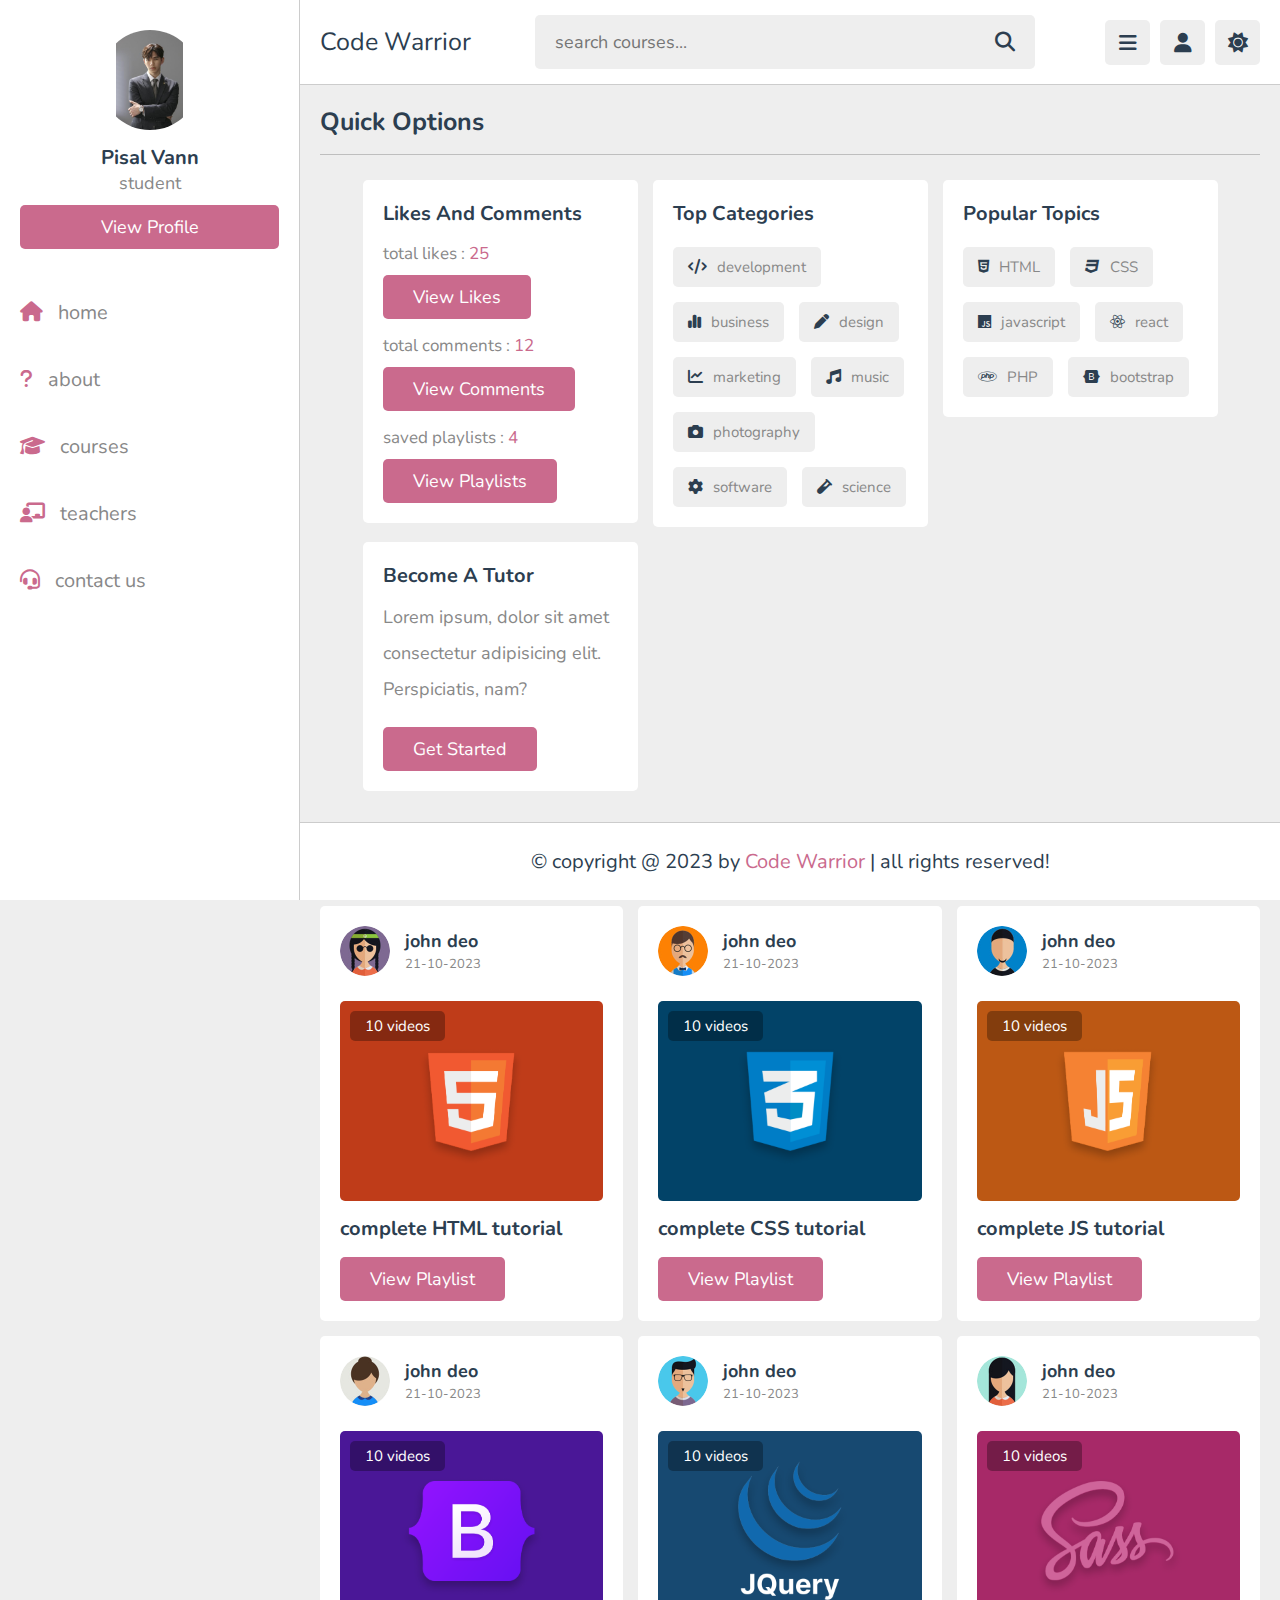
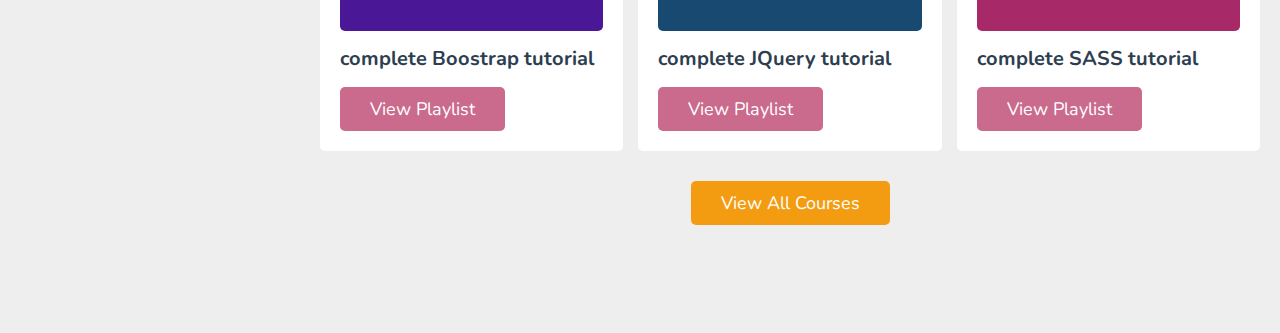
<file: index.html>
<!DOCTYPE html>
<html lang="en">

<head>
    <meta charset="UTF-8">
    <meta http-equiv="X-UA-Compatible" content="IE=edge">
    <meta name="viewport" content="width=device-width, initial-scale=1.0">
    <title>home</title>

    <!-- font awesome cdn link  -->
    <link rel="stylesheet" href="https://cdnjs.cloudflare.com/ajax/libs/font-awesome/6.1.2/css/all.min.css">

    <!-- custom css file link  -->
    <link rel="stylesheet" href="style.css">

</head>

<body>

    <header class="header">

        <section class="flex">

            <a href="index.html" class="logo">Code Warrior</a>

            <form action="search.html" method="post" class="search-form">
                <input type="text" name="search_box" required placeholder="search courses..." maxlength="100">
                <button type="submit" class="fas fa-search"></button>
            </form>

            <div class="icons">
                <div id="menu-btn" class="fas fa-bars"></div>
                <div id="search-btn" class="fas fa-search"></div>
                <div id="user-btn" class="fas fa-user"></div>
                <div id="toggle-btn" class="fas fa-sun"></div>
            </div>

            <div class="profile">
                <img src="20190405000574_0_ins.jpg" class="image" alt="">
                <h3 class="name">Pisal Vann</h3>
                <p class="role">student</p>
                <a href="profile.html" class="btn">view profile</a>
                <div class="flex-btn">
                    <a href="login.html" class="option-btn">login</a>
                    <a href="register.html" class="option-btn">register</a>
                </div>
            </div>

        </section>

    </header>

    <div class="side-bar">

        <div id="close-btn">
            <i class="fas fa-times"></i>
        </div>

        <div class="profile">
            <img src="20190405000574_0_ins.jpg" class="image" alt="">
            <h3 class="name">Pisal Vann</h3>
            <p class="role">student</p>
            <a href="profile.html" class="btn">view profile</a>
        </div>

        <nav class="navbar">
            <a href="index.html"><i class="fas fa-home"></i><span>home</span></a>
            <a href="about.html"><i class="fas fa-question"></i><span>about</span></a>
            <a href="courses.html"><i class="fas fa-graduation-cap"></i><span>courses</span></a>
            <a href="teachers.html"><i class="fas fa-chalkboard-user"></i><span>teachers</span></a>
            <a href="contact.html"><i class="fas fa-headset"></i><span>contact us</span></a>
        </nav>

    </div>

    <section class="home-grid">

        <h1 class="heading">quick options</h1>

        <div class="box-container">

            <div class="box">
                <h3 class="title">likes and comments</h3>
                <p class="likes">total likes : <span>25</span></p>
                <a href="#" class="inline-btn">view likes</a>
                <p class="likes">total comments : <span>12</span></p>
                <a href="#" class="inline-btn">view comments</a>
                <p class="likes">saved playlists : <span>4</span></p>
                <a href="#" class="inline-btn">view playlists</a>
            </div>

            <div class="box">
                <h3 class="title">top categories</h3>
                <div class="flex">
                    <a href="#"><i class="fas fa-code"></i><span>development</span></a>
                    <a href="#"><i class="fas fa-chart-simple"></i><span>business</span></a>
                    <a href="#"><i class="fas fa-pen"></i><span>design</span></a>
                    <a href="#"><i class="fas fa-chart-line"></i><span>marketing</span></a>
                    <a href="#"><i class="fas fa-music"></i><span>music</span></a>
                    <a href="#"><i class="fas fa-camera"></i><span>photography</span></a>
                    <a href="#"><i class="fas fa-cog"></i><span>software</span></a>
                    <a href="#"><i class="fas fa-vial"></i><span>science</span></a>
                </div>
            </div>

            <div class="box">
                <h3 class="title">popular topics</h3>
                <div class="flex">
                    <a href="watch-video.html"><i class="fab fa-html5"></i><span>HTML</span></a>
                    <a href=""><i class="fab fa-css3"></i><span>CSS</span></a>
                    <a href="#"><i class="fab fa-js"></i><span>javascript</span></a>
                    <a href="#"><i class="fab fa-react"></i><span>react</span></a>
                    <a href="#"><i class="fab fa-php"></i><span>PHP</span></a>
                    <a href="#"><i class="fab fa-bootstrap"></i><span>bootstrap</span></a>
                </div>
            </div>

            <div class="box">
                <h3 class="title">become a tutor</h3>
                <p class="tutor">Lorem ipsum, dolor sit amet consectetur adipisicing elit. Perspiciatis, nam?</p>
                <a href="teachers.html" class="inline-btn">get started</a>
            </div>

        </div>

    </section>



    <section class="courses">

        <h1 class="heading">our courses</h1>

        <div class="box-container">

            <div class="box">
                <div class="tutor">
                    <img src="pic-2.jpg" alt="">
                    <div class="info">
                        <h3>john deo</h3>
                        <span>21-10-2023</span>
                    </div>
                </div>
                <div class="thumb">
                    <img src="thumb-1.png" alt="">
                    <span>10 videos</span>
                </div>
                <h3 class="title">complete HTML tutorial</h3>
                <a href="playlist.html" class="inline-btn">view playlist</a>
            </div>

            <div class="box">
                <div class="tutor">
                    <img src="pic-3.jpg" alt="">
                    <div class="info">
                        <h3>john deo</h3>
                        <span>21-10-2023</span>
                    </div>
                </div>
                <div class="thumb">
                    <img src="thumb-2.png" alt="">
                    <span>10 videos</span>
                </div>
                <h3 class="title">complete CSS tutorial</h3>
                <a href="playlist.html" class="inline-btn">view playlist</a>
            </div>

            <div class="box">
                <div class="tutor">
                    <img src="pic-4.jpg" alt="">
                    <div class="info">
                        <h3>john deo</h3>
                        <span>21-10-2023</span>
                    </div>
                </div>
                <div class="thumb">
                    <img src="thumb-3.png" alt="">
                    <span>10 videos</span>
                </div>
                <h3 class="title">complete JS tutorial</h3>
                <a href="playlist.html" class="inline-btn">view playlist</a>
            </div>

            <div class="box">
                <div class="tutor">
                    <img src="pic-5.jpg" alt="">
                    <div class="info">
                        <h3>john deo</h3>
                        <span>21-10-2023</span>
                    </div>
                </div>
                <div class="thumb">
                    <img src="thumb-4.png" alt="">
                    <span>10 videos</span>
                </div>
                <h3 class="title">complete Boostrap tutorial</h3>
                <a href="playlist.html" class="inline-btn">view playlist</a>
            </div>

            <div class="box">
                <div class="tutor">
                    <img src="pic-6.jpg" alt="">
                    <div class="info">
                        <h3>john deo</h3>
                        <span>21-10-2023</span>
                    </div>
                </div>
                <div class="thumb">
                    <img src="thumb-5.png" alt="">
                    <span>10 videos</span>
                </div>
                <h3 class="title">complete JQuery tutorial</h3>
                <a href="playlist.html" class="inline-btn">view playlist</a>
            </div>

            <div class="box">
                <div class="tutor">
                    <img src="pic-7.jpg" alt="">
                    <div class="info">
                        <h3>john deo</h3>
                        <span>21-10-2023</span>
                    </div>
                </div>
                <div class="thumb">
                    <img src="thumb-6.png" alt="">
                    <span>10 videos</span>
                </div>
                <h3 class="title">complete SASS tutorial</h3>
                <a href="playlist.html" class="inline-btn">view playlist</a>
            </div>

        </div>

        <div class="more-btn">
            <a href="courses.html" class="inline-option-btn">view all courses</a>
        </div>

    </section>

    <footer class="footer">

        &copy; copyright @ 2023 by <span>Code Warrior</span> | all rights reserved!

    </footer>

    <!-- custom js file link  -->
    <script src="script.js"></script>


</body>

</html>
</file>
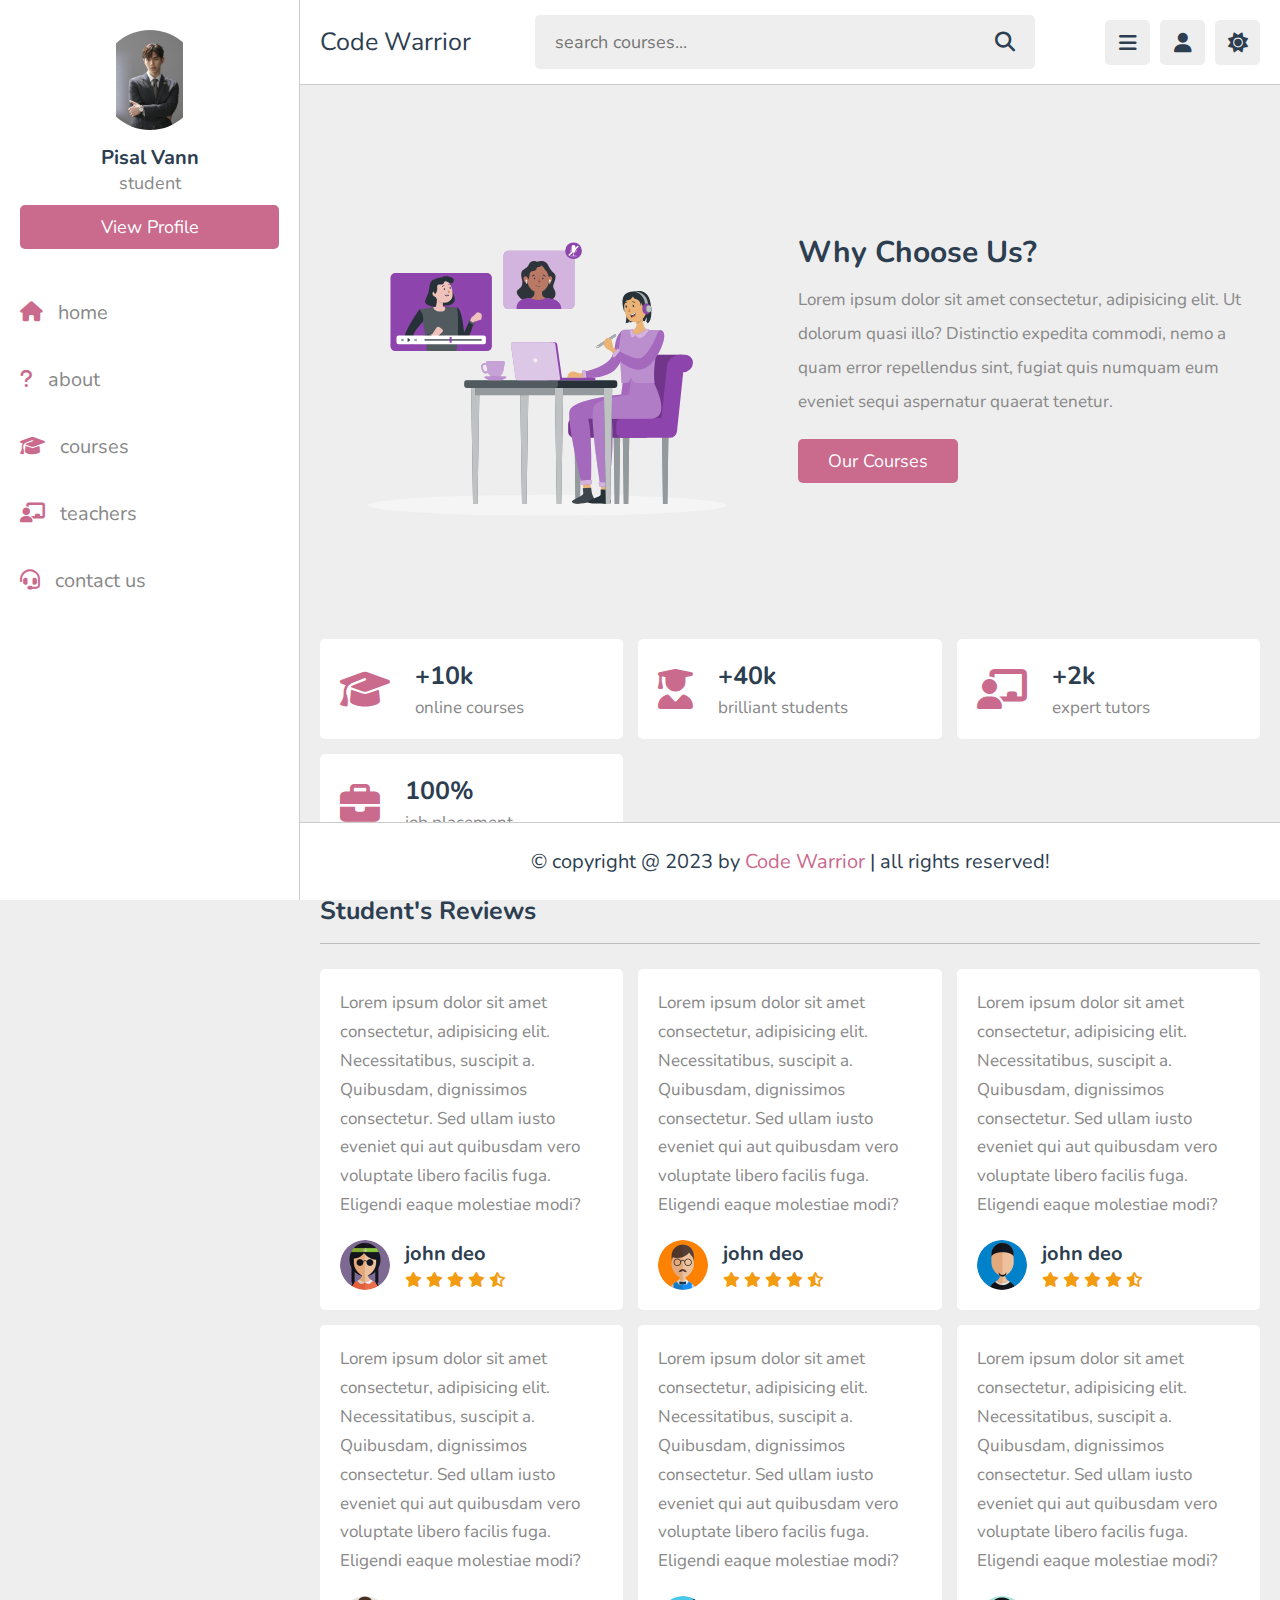
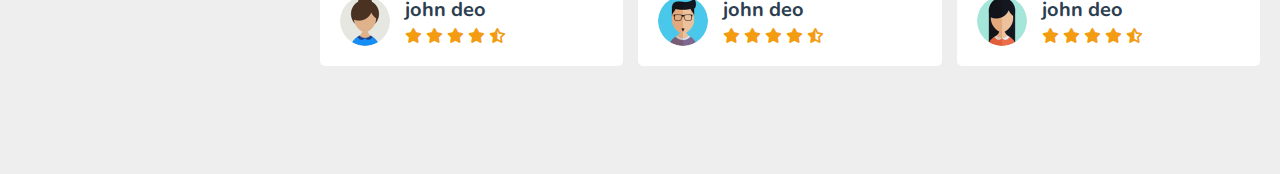
<file: about.html>
<!DOCTYPE html>
<html lang="en">

<head>
    <meta charset="UTF-8">
    <meta http-equiv="X-UA-Compatible" content="IE=edge">
    <meta name="viewport" content="width=device-width, initial-scale=1.0">
    <title>about us</title>

    <!-- font awesome cdn link  -->
    <link rel="stylesheet" href="https://cdnjs.cloudflare.com/ajax/libs/font-awesome/6.1.2/css/all.min.css">

    <!-- custom css file link  -->
    <link rel="stylesheet" href="style.css">

</head>

<body>

    <header class="header">

        <section class="flex">

            <a href="index.html" class="logo">Code Warrior</a>

            <form action="search.html" method="post" class="search-form">
                <input type="text" name="search_box" required placeholder="search courses..." maxlength="100">
                <button type="submit" class="fas fa-search"></button>
            </form>

            <div class="icons">
                <div id="menu-btn" class="fas fa-bars"></div>
                <div id="search-btn" class="fas fa-search"></div>
                <div id="user-btn" class="fas fa-user"></div>
                <div id="toggle-btn" class="fas fa-sun"></div>
            </div>

            <div class="profile">
                <img src="20190405000574_0_ins.jpg" class="image" alt="">
                <h3 class="name">Pisal Vann</h3>
                <p class="role">student</p>
                <a href="profile.html" class="btn">view profile</a>
                <div class="flex-btn">
                    <a href="login.html" class="option-btn">login</a>
                    <a href="register.html" class="option-btn">register</a>
                </div>
            </div>

        </section>

    </header>

    <div class="side-bar">

        <div id="close-btn">
            <i class="fas fa-times"></i>
        </div>

        <div class="profile">
            <img src="20190405000574_0_ins.jpg" class="image" alt="">
            <h3 class="name">Pisal Vann</h3>
            <p class="role">student</p>
            <a href="profile.html" class="btn">view profile</a>
        </div>

        <nav class="navbar">
            <a href="index.html"><i class="fas fa-home"></i><span>home</span></a>
            <a href="about.html"><i class="fas fa-question"></i><span>about</span></a>
            <a href="courses.html"><i class="fas fa-graduation-cap"></i><span>courses</span></a>
            <a href="teachers.html"><i class="fas fa-chalkboard-user"></i><span>teachers</span></a>
            <a href="contact.html"><i class="fas fa-headset"></i><span>contact us</span></a>
        </nav>

    </div>

    <section class="about">

        <div class="row">

            <div class="image">
                <img src="about-img.svg" alt="">
            </div>

            <div class="content">
                <h3>why choose us?</h3>
                <p>Lorem ipsum dolor sit amet consectetur, adipisicing elit. Ut dolorum quasi illo? Distinctio expedita commodi, nemo a quam error repellendus sint, fugiat quis numquam eum eveniet sequi aspernatur quaerat tenetur.</p>
                <a href="courses.html" class="inline-btn">our courses</a>
            </div>

        </div>

        <div class="box-container">

            <div class="box">
                <i class="fas fa-graduation-cap"></i>
                <div>
                    <h3>+10k</h3>
                    <p>online courses</p>
                </div>
            </div>

            <div class="box">
                <i class="fas fa-user-graduate"></i>
                <div>
                    <h3>+40k</h3>
                    <p>brilliant students</p>
                </div>
            </div>

            <div class="box">
                <i class="fas fa-chalkboard-user"></i>
                <div>
                    <h3>+2k</h3>
                    <p>expert tutors</p>
                </div>
            </div>

            <div class="box">
                <i class="fas fa-briefcase"></i>
                <div>
                    <h3>100%</h3>
                    <p>job placement</p>
                </div>
            </div>

        </div>

    </section>

    <section class="reviews">

        <h1 class="heading">student's reviews</h1>

        <div class="box-container">

            <div class="box">
                <p>Lorem ipsum dolor sit amet consectetur, adipisicing elit. Necessitatibus, suscipit a. Quibusdam, dignissimos consectetur. Sed ullam iusto eveniet qui aut quibusdam vero voluptate libero facilis fuga. Eligendi eaque molestiae modi?</p>
                <div class="student">
                    <img src="pic-2.jpg" alt="">
                    <div>
                        <h3>john deo</h3>
                        <div class="stars">
                            <i class="fas fa-star"></i>
                            <i class="fas fa-star"></i>
                            <i class="fas fa-star"></i>
                            <i class="fas fa-star"></i>
                            <i class="fas fa-star-half-alt"></i>
                        </div>
                    </div>
                </div>
            </div>

            <div class="box">
                <p>Lorem ipsum dolor sit amet consectetur, adipisicing elit. Necessitatibus, suscipit a. Quibusdam, dignissimos consectetur. Sed ullam iusto eveniet qui aut quibusdam vero voluptate libero facilis fuga. Eligendi eaque molestiae modi?</p>
                <div class="student">
                    <img src="pic-3.jpg" alt="">
                    <div>
                        <h3>john deo</h3>
                        <div class="stars">
                            <i class="fas fa-star"></i>
                            <i class="fas fa-star"></i>
                            <i class="fas fa-star"></i>
                            <i class="fas fa-star"></i>
                            <i class="fas fa-star-half-alt"></i>
                        </div>
                    </div>
                </div>
            </div>

            <div class="box">
                <p>Lorem ipsum dolor sit amet consectetur, adipisicing elit. Necessitatibus, suscipit a. Quibusdam, dignissimos consectetur. Sed ullam iusto eveniet qui aut quibusdam vero voluptate libero facilis fuga. Eligendi eaque molestiae modi?</p>
                <div class="student">
                    <img src="pic-4.jpg" alt="">
                    <div>
                        <h3>john deo</h3>
                        <div class="stars">
                            <i class="fas fa-star"></i>
                            <i class="fas fa-star"></i>
                            <i class="fas fa-star"></i>
                            <i class="fas fa-star"></i>
                            <i class="fas fa-star-half-alt"></i>
                        </div>
                    </div>
                </div>
            </div>

            <div class="box">
                <p>Lorem ipsum dolor sit amet consectetur, adipisicing elit. Necessitatibus, suscipit a. Quibusdam, dignissimos consectetur. Sed ullam iusto eveniet qui aut quibusdam vero voluptate libero facilis fuga. Eligendi eaque molestiae modi?</p>
                <div class="student">
                    <img src="pic-5.jpg" alt="">
                    <div>
                        <h3>john deo</h3>
                        <div class="stars">
                            <i class="fas fa-star"></i>
                            <i class="fas fa-star"></i>
                            <i class="fas fa-star"></i>
                            <i class="fas fa-star"></i>
                            <i class="fas fa-star-half-alt"></i>
                        </div>
                    </div>
                </div>
            </div>

            <div class="box">
                <p>Lorem ipsum dolor sit amet consectetur, adipisicing elit. Necessitatibus, suscipit a. Quibusdam, dignissimos consectetur. Sed ullam iusto eveniet qui aut quibusdam vero voluptate libero facilis fuga. Eligendi eaque molestiae modi?</p>
                <div class="student">
                    <img src="pic-6.jpg" alt="">
                    <div>
                        <h3>john deo</h3>
                        <div class="stars">
                            <i class="fas fa-star"></i>
                            <i class="fas fa-star"></i>
                            <i class="fas fa-star"></i>
                            <i class="fas fa-star"></i>
                            <i class="fas fa-star-half-alt"></i>
                        </div>
                    </div>
                </div>
            </div>

            <div class="box">
                <p>Lorem ipsum dolor sit amet consectetur, adipisicing elit. Necessitatibus, suscipit a. Quibusdam, dignissimos consectetur. Sed ullam iusto eveniet qui aut quibusdam vero voluptate libero facilis fuga. Eligendi eaque molestiae modi?</p>
                <div class="student">
                    <img src="pic-7.jpg" alt="">
                    <div>
                        <h3>john deo</h3>
                        <div class="stars">
                            <i class="fas fa-star"></i>
                            <i class="fas fa-star"></i>
                            <i class="fas fa-star"></i>
                            <i class="fas fa-star"></i>
                            <i class="fas fa-star-half-alt"></i>
                        </div>
                    </div>
                </div>
            </div>

        </div>

    </section>
    <footer class="footer">

        &copy; copyright @ 2023 by <span>Code Warrior</span> | all rights reserved!

    </footer>

    <!-- custom js file link  -->
    <script src="script.js"></script>


</body>

</html>
</file>
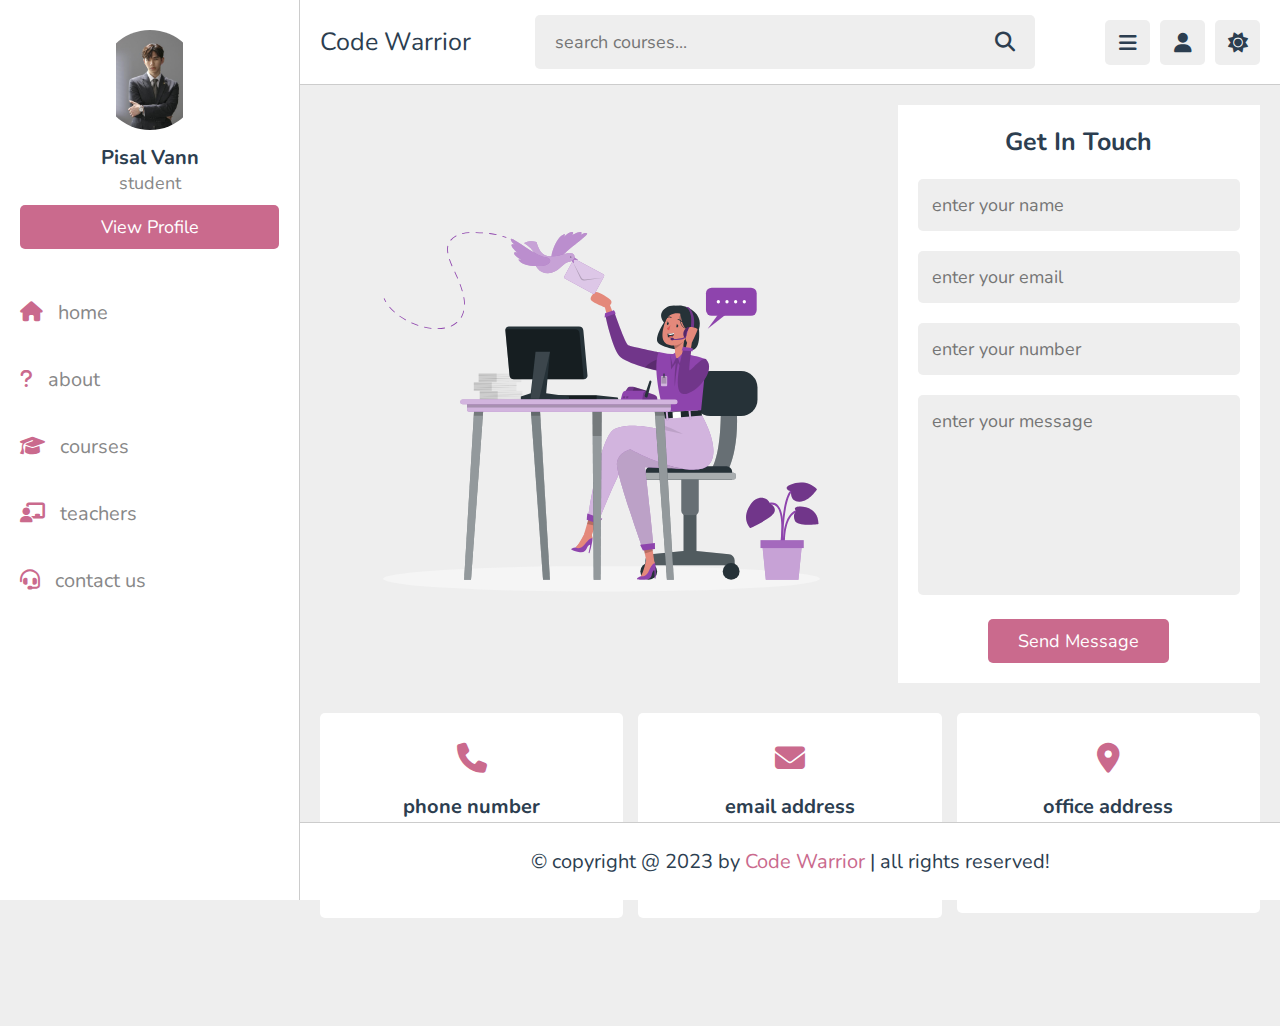
<file: contact.html>
<!DOCTYPE html>
<html lang="en">

<head>
    <meta charset="UTF-8">
    <meta http-equiv="X-UA-Compatible" content="IE=edge">
    <meta name="viewport" content="width=device-width, initial-scale=1.0">
    <title>contact us</title>

    <!-- font awesome cdn link  -->
    <link rel="stylesheet" href="https://cdnjs.cloudflare.com/ajax/libs/font-awesome/6.1.2/css/all.min.css">

    <!-- custom css file link  -->
    <link rel="stylesheet" href="style.css">

</head>

<body>

    <header class="header">

        <section class="flex">

            <a href="index.html" class="logo">Code Warrior</a>

            <form action="search.html" method="post" class="search-form">
                <input type="text" name="search_box" required placeholder="search courses..." maxlength="100">
                <button type="submit" class="fas fa-search"></button>
            </form>

            <div class="icons">
                <div id="menu-btn" class="fas fa-bars"></div>
                <div id="search-btn" class="fas fa-search"></div>
                <div id="user-btn" class="fas fa-user"></div>
                <div id="toggle-btn" class="fas fa-sun"></div>
            </div>

            <div class="profile">
                <img src="20190405000574_0_ins.jpg" class="image" alt="">
                <h3 class="name">Pisal Vann</h3>
                <p class="role">student</p>
                <a href="profile.html" class="btn">view profile</a>
                <div class="flex-btn">
                    <a href="login.html" class="option-btn">login</a>
                    <a href="register.html" class="option-btn">register</a>
                </div>
            </div>

        </section>

    </header>

    <div class="side-bar">

        <div id="close-btn">
            <i class="fas fa-times"></i>
        </div>

        <div class="profile">
            <img src="20190405000574_0_ins.jpg" class="image" alt="">
            <h3 class="name">Pisal Vann</h3>
            <p class="role">student</p>
            <a href="profile.html" class="btn">view profile</a>
        </div>

        <nav class="navbar">
            <a href="index.html"><i class="fas fa-home"></i><span>home</span></a>
            <a href="about.html"><i class="fas fa-question"></i><span>about</span></a>
            <a href="courses.html"><i class="fas fa-graduation-cap"></i><span>courses</span></a>
            <a href="teachers.html"><i class="fas fa-chalkboard-user"></i><span>teachers</span></a>
            <a href="contact.html"><i class="fas fa-headset"></i><span>contact us</span></a>
        </nav>

    </div>

    <section class="contact">

        <div class="row">

            <div class="image">
                <img src="contact-img.svg" alt="">
            </div>

            <form action="" method="post">
                <h3>get in touch</h3>
                <input type="text" placeholder="enter your name" name="name" required maxlength="50" class="box">
                <input type="email" placeholder="enter your email" name="email" required maxlength="50" class="box">
                <input type="number" placeholder="enter your number" name="number" required maxlength="50" class="box">
                <textarea name="msg" class="box" placeholder="enter your message" required maxlength="1000" cols="30" rows="10"></textarea>
                <input type="submit" value="send message" class="inline-btn" name="submit">
            </form>

        </div>

        <div class="box-container">

            <div class="box">
                <i class="fas fa-phone"></i>
                <h3>phone number</h3>
                <a href="tel:0888133894">0888133894</a>
                <a href="tel:0888133894">0888133894</a>
            </div>

            <div class="box">
                <i class="fas fa-envelope"></i>
                <h3>email address</h3>
                <a href="pisalvann7@gmail.com">pisalvann7@gmail.com</a>
                <a href="pisalvann35@gmail.com">pisalvann35@gmail.com</a>
            </div>
            <div class="box">
                <i class="fas fa-map-marker-alt"></i>
                <h3>office address</h3>
                <a href="#">Phnom Penh ,Pum PreyTea,Khmer</a>
            </div>
        </div>
    </section>

    <footer class="footer">

        &copy; copyright @ 2023 by <span>Code Warrior</span> | all rights reserved!

    </footer>

    <!-- custom js file link  -->
    <script src="script.js"></script>


</body>

</html>
</file>
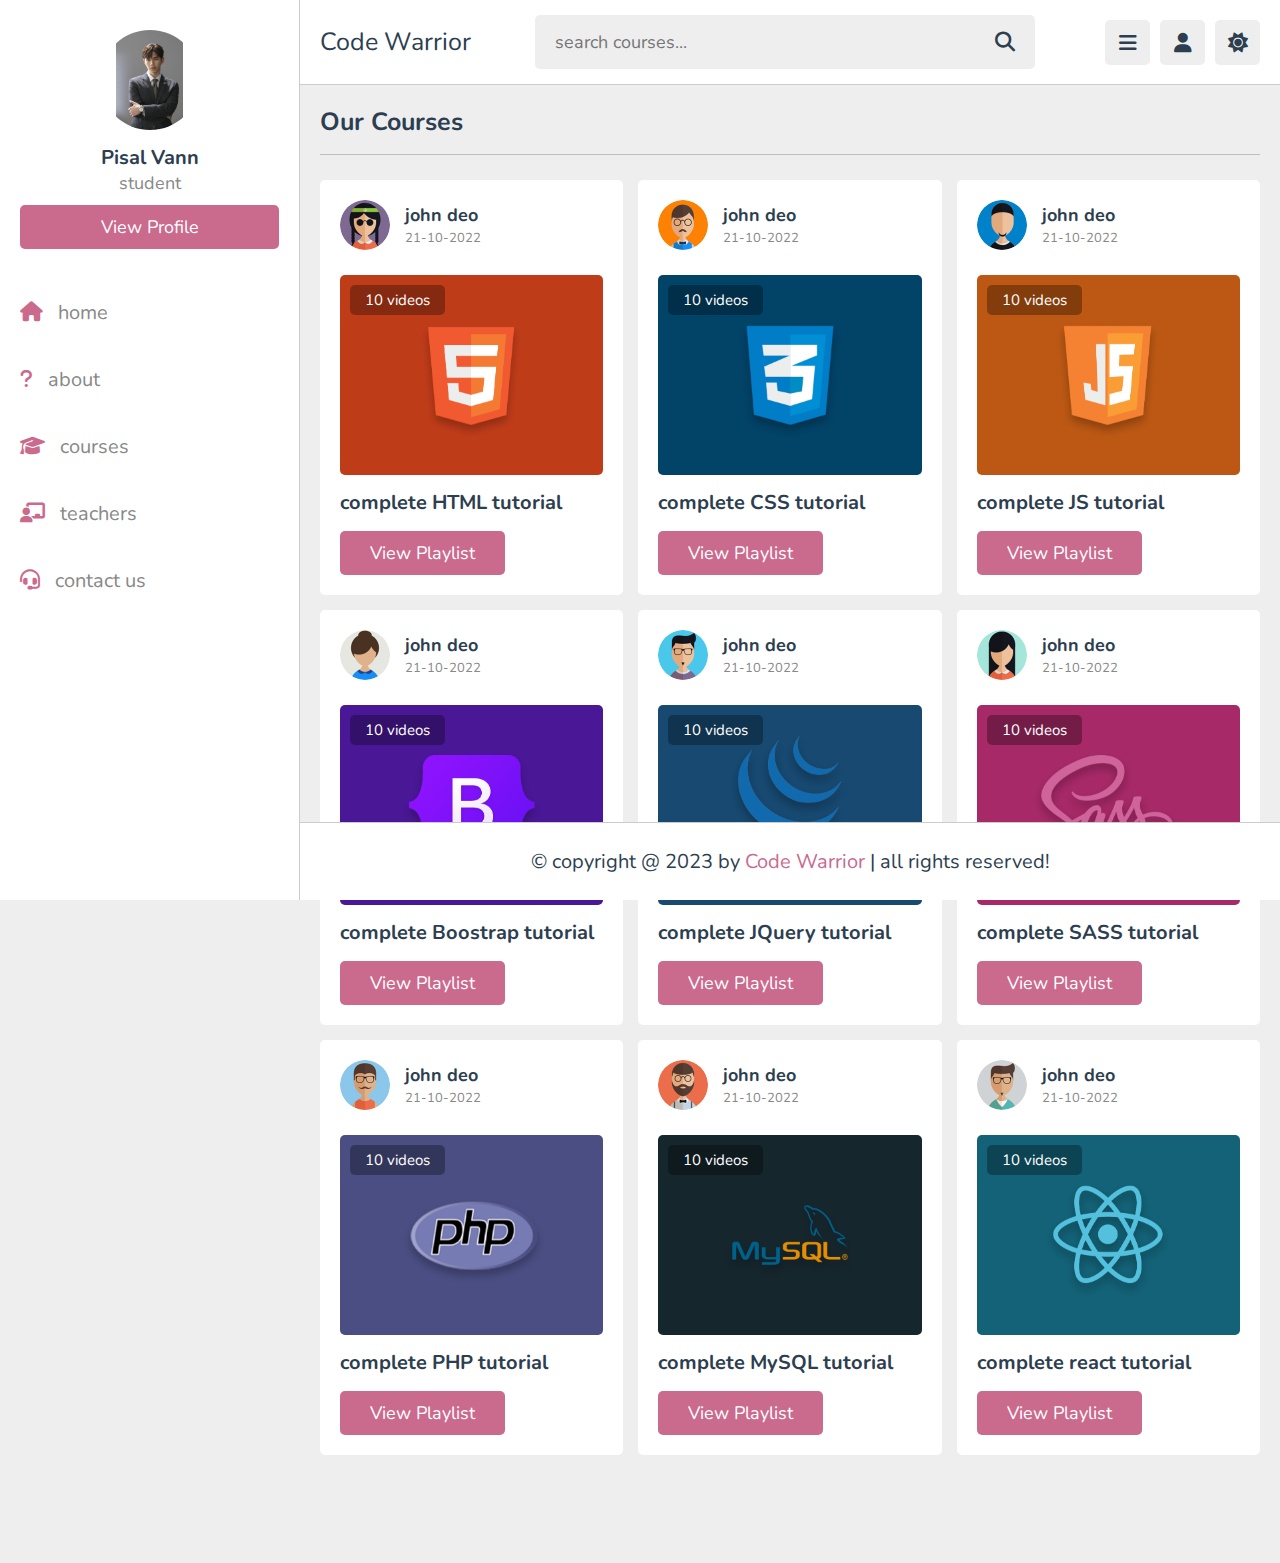
<file: courses.html>
<!DOCTYPE html>
<html lang="en">

<head>
    <meta charset="UTF-8">
    <meta http-equiv="X-UA-Compatible" content="IE=edge">
    <meta name="viewport" content="width=device-width, initial-scale=1.0">
    <title>courses</title>

    <!-- font awesome cdn link  -->
    <link rel="stylesheet" href="https://cdnjs.cloudflare.com/ajax/libs/font-awesome/6.1.2/css/all.min.css">

    <!-- custom css file link  -->
    <link rel="stylesheet" href="style.css">

</head>

<body>

    <header class="header">

        <section class="flex">

            <a href="index.html" class="logo">Code Warrior</a>

            <form action="search.html" method="post" class="search-form">
                <input type="text" name="search_box" required placeholder="search courses..." maxlength="100">
                <button type="submit" class="fas fa-search"></button>
            </form>

            <div class="icons">
                <div id="menu-btn" class="fas fa-bars"></div>
                <div id="search-btn" class="fas fa-search"></div>
                <div id="user-btn" class="fas fa-user"></div>
                <div id="toggle-btn" class="fas fa-sun"></div>
            </div>

            <div class="profile">
                <img src="20190405000574_0_ins.jpg" class="image" alt="">
                <h3 class="name">Pisal Vann</h3>
                <p class="role">student</p>
                <a href="profile.html" class="btn">view profile</a>
                <div class="flex-btn">
                    <a href="login.html" class="option-btn">login</a>
                    <a href="register.html" class="option-btn">register</a>
                </div>
            </div>

        </section>

    </header>

    <div class="side-bar">

        <div id="close-btn">
            <i class="fas fa-times"></i>
        </div>

        <div class="profile">
            <img src="20190405000574_0_ins.jpg" class="image" alt="">
            <h3 class="name">Pisal Vann</h3>
            <p class="role">student</p>
            <a href="profile.html" class="btn">view profile</a>
        </div>

        <nav class="navbar">
            <a href="index.html"><i class="fas fa-home"></i><span>home</span></a>
            <a href="about.html"><i class="fas fa-question"></i><span>about</span></a>
            <a href="courses.html"><i class="fas fa-graduation-cap"></i><span>courses</span></a>
            <a href="teachers.html"><i class="fas fa-chalkboard-user"></i><span>teachers</span></a>
            <a href="contact.html"><i class="fas fa-headset"></i><span>contact us</span></a>
        </nav>

    </div>

    <section class="courses">

        <h1 class="heading">our courses</h1>

        <div class="box-container">

            <div class="box">
                <div class="tutor">
                    <img src="pic-2.jpg" alt="">
                    <div class="info">
                        <h3>john deo</h3>
                        <span>21-10-2022</span>
                    </div>
                </div>
                <div class="thumb">
                    <img src="thumb-1.png" alt="">
                    <span>10 videos</span>
                </div>
                <h3 class="title">complete HTML tutorial</h3>
                <a href="playlist.html" class="inline-btn">view playlist</a>
            </div>

            <div class="box">
                <div class="tutor">
                    <img src="pic-3.jpg" alt="">
                    <div class="info">
                        <h3>john deo</h3>
                        <span>21-10-2022</span>
                    </div>
                </div>
                <div class="thumb">
                    <img src="thumb-2.png" alt="">
                    <span>10 videos</span>
                </div>
                <h3 class="title">complete CSS tutorial</h3>
                <a href="playlist.html" class="inline-btn">view playlist</a>
            </div>

            <div class="box">
                <div class="tutor">
                    <img src="pic-4.jpg" alt="">
                    <div class="info">
                        <h3>john deo</h3>
                        <span>21-10-2022</span>
                    </div>
                </div>
                <div class="thumb">
                    <img src="thumb-3.png" alt="">
                    <span>10 videos</span>
                </div>
                <h3 class="title">complete JS tutorial</h3>
                <a href="playlist.html" class="inline-btn">view playlist</a>
            </div>

            <div class="box">
                <div class="tutor">
                    <img src="pic-5.jpg" alt="">
                    <div class="info">
                        <h3>john deo</h3>
                        <span>21-10-2022</span>
                    </div>
                </div>
                <div class="thumb">
                    <img src="thumb-4.png" alt="">
                    <span>10 videos</span>
                </div>
                <h3 class="title">complete Boostrap tutorial</h3>
                <a href="playlist.html" class="inline-btn">view playlist</a>
            </div>

            <div class="box">
                <div class="tutor">
                    <img src="pic-6.jpg" alt="">
                    <div class="info">
                        <h3>john deo</h3>
                        <span>21-10-2022</span>
                    </div>
                </div>
                <div class="thumb">
                    <img src="thumb-5.png" alt="">
                    <span>10 videos</span>
                </div>
                <h3 class="title">complete JQuery tutorial</h3>
                <a href="playlist.html" class="inline-btn">view playlist</a>
            </div>

            <div class="box">
                <div class="tutor">
                    <img src="pic-7.jpg" alt="">
                    <div class="info">
                        <h3>john deo</h3>
                        <span>21-10-2022</span>
                    </div>
                </div>
                <div class="thumb">
                    <img src="thumb-6.png" alt="">
                    <span>10 videos</span>
                </div>
                <h3 class="title">complete SASS tutorial</h3>
                <a href="playlist.html" class="inline-btn">view playlist</a>
            </div>

            <div class="box">
                <div class="tutor">
                    <img src="pic-8.jpg" alt="">
                    <div class="info">
                        <h3>john deo</h3>
                        <span>21-10-2022</span>
                    </div>
                </div>
                <div class="thumb">
                    <img src="thumb-7.png" alt="">
                    <span>10 videos</span>
                </div>
                <h3 class="title">complete PHP tutorial</h3>
                <a href="playlist.html" class="inline-btn">view playlist</a>
            </div>

            <div class="box">
                <div class="tutor">
                    <img src="pic-9.jpg" alt="">
                    <div class="info">
                        <h3>john deo</h3>
                        <span>21-10-2022</span>
                    </div>
                </div>
                <div class="thumb">
                    <img src="thumb-8.png" alt="">
                    <span>10 videos</span>
                </div>
                <h3 class="title">complete MySQL tutorial</h3>
                <a href="playlist.html" class="inline-btn">view playlist</a>
            </div>
            <div class="box">
                <div class="tutor">
                    <img src="pic-1.jpg" alt="">
                    <div class="info">
                        <h3>john deo</h3>
                        <span>21-10-2022</span>
                    </div>
                </div>
                <div class="thumb">
                    <img src="thumb-9.png" alt="">
                    <span>10 videos</span>
                </div>
                <h3 class="title">complete react tutorial</h3>
                <a href="playlist.html" class="inline-btn">view playlist</a>
            </div>

        </div>

    </section>
    <footer class="footer">

        &copy; copyright @ 2023 by <span>Code Warrior</span> | all rights reserved!

    </footer>

    <!-- custom js file link  -->
    <script src="script.js"></script>


</body>

</html>
</file>
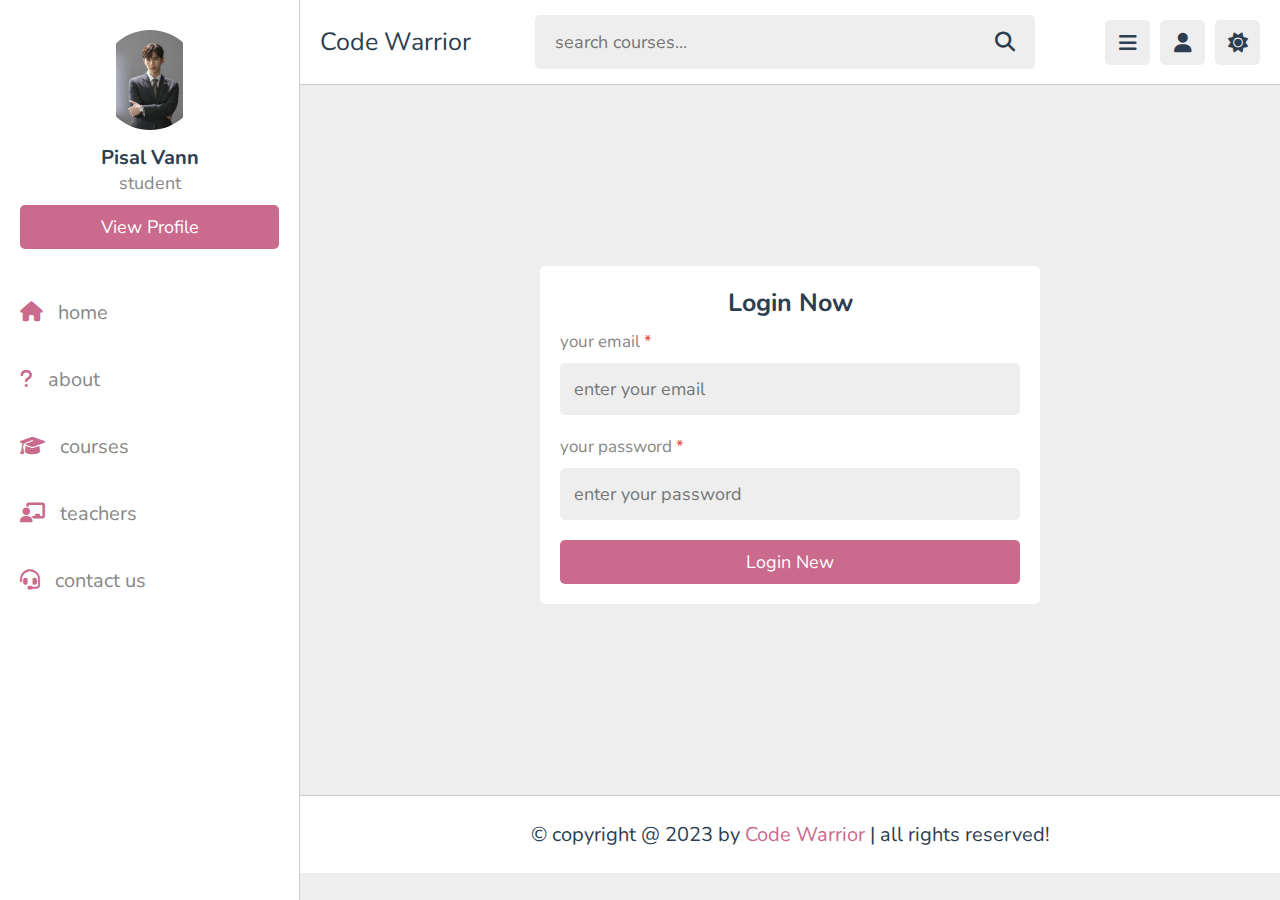
<file: login.html>
<!DOCTYPE html>
<html lang="en">

<head>
    <meta charset="UTF-8">
    <meta http-equiv="X-UA-Compatible" content="IE=edge">
    <meta name="viewport" content="width=device-width, initial-scale=1.0">
    <title>login</title>

    <!-- font awesome cdn link  -->
    <link rel="stylesheet" href="https://cdnjs.cloudflare.com/ajax/libs/font-awesome/6.1.2/css/all.min.css">

    <!-- custom css file link  -->
    <link rel="stylesheet" href="style.css">

</head>

<body>

    <header class="header">

        <section class="flex">

            <a href="index.html" class="logo">Code Warrior</a>

            <form action="search.html" method="post" class="search-form">
                <input type="text" name="search_box" required placeholder="search courses..." maxlength="100">
                <button type="submit" class="fas fa-search"></button>
            </form>

            <div class="icons">
                <div id="menu-btn" class="fas fa-bars"></div>
                <div id="search-btn" class="fas fa-search"></div>
                <div id="user-btn" class="fas fa-user"></div>
                <div id="toggle-btn" class="fas fa-sun"></div>
            </div>

            <div class="profile">
                <img src="20190405000574_0_ins.jpg" class="image" alt="">
                <h3 class="name">Pisal Vann</h3>
                <p class="role">student</p>
                <a href="profile.html" class="btn">view profile</a>
                <div class="flex-btn">
                    <a href="login.html" class="option-btn">login</a>
                    <a href="register.html" class="option-btn">register</a>
                </div>
            </div>

        </section>

    </header>

    <div class="side-bar">

        <div id="close-btn">
            <i class="fas fa-times"></i>
        </div>

        <div class="profile">
            <img src="20190405000574_0_ins.jpg" class="image" alt="">
            <h3 class="name">Pisal Vann</h3>
            <p class="role">student</p>
            <a href="profile.html" class="btn">view profile</a>
        </div>

        <nav class="navbar">
            <a href="index.html"><i class="fas fa-home"></i><span>home</span></a>
            <a href="about.html"><i class="fas fa-question"></i><span>about</span></a>
            <a href="courses.html"><i class="fas fa-graduation-cap"></i><span>courses</span></a>
            <a href="teachers.html"><i class="fas fa-chalkboard-user"></i><span>teachers</span></a>
            <a href="contact.html"><i class="fas fa-headset"></i><span>contact us</span></a>
        </nav>

    </div>

    <section class="form-container">

        <form action="" method="post" enctype="multipart/form-data">
            <h3>login now</h3>
            <p>your email <span>*</span></p>
            <input type="email" name="email" placeholder="enter your email" required maxlength="50" class="box">
            <p>your password <span>*</span></p>
            <input type="password" name="pass" placeholder="enter your password" required maxlength="20" class="box">
            <input type="submit" value="login new" name="submit" class="btn">
        </form>

    </section>

    <footer class="footer">

        &copy; copyright @ 2023 by <span>Code Warrior</span> | all rights reserved!

    </footer>

    <!-- custom js file link  -->
    <script src="script.js"></script>


</body>

</html>
</file>
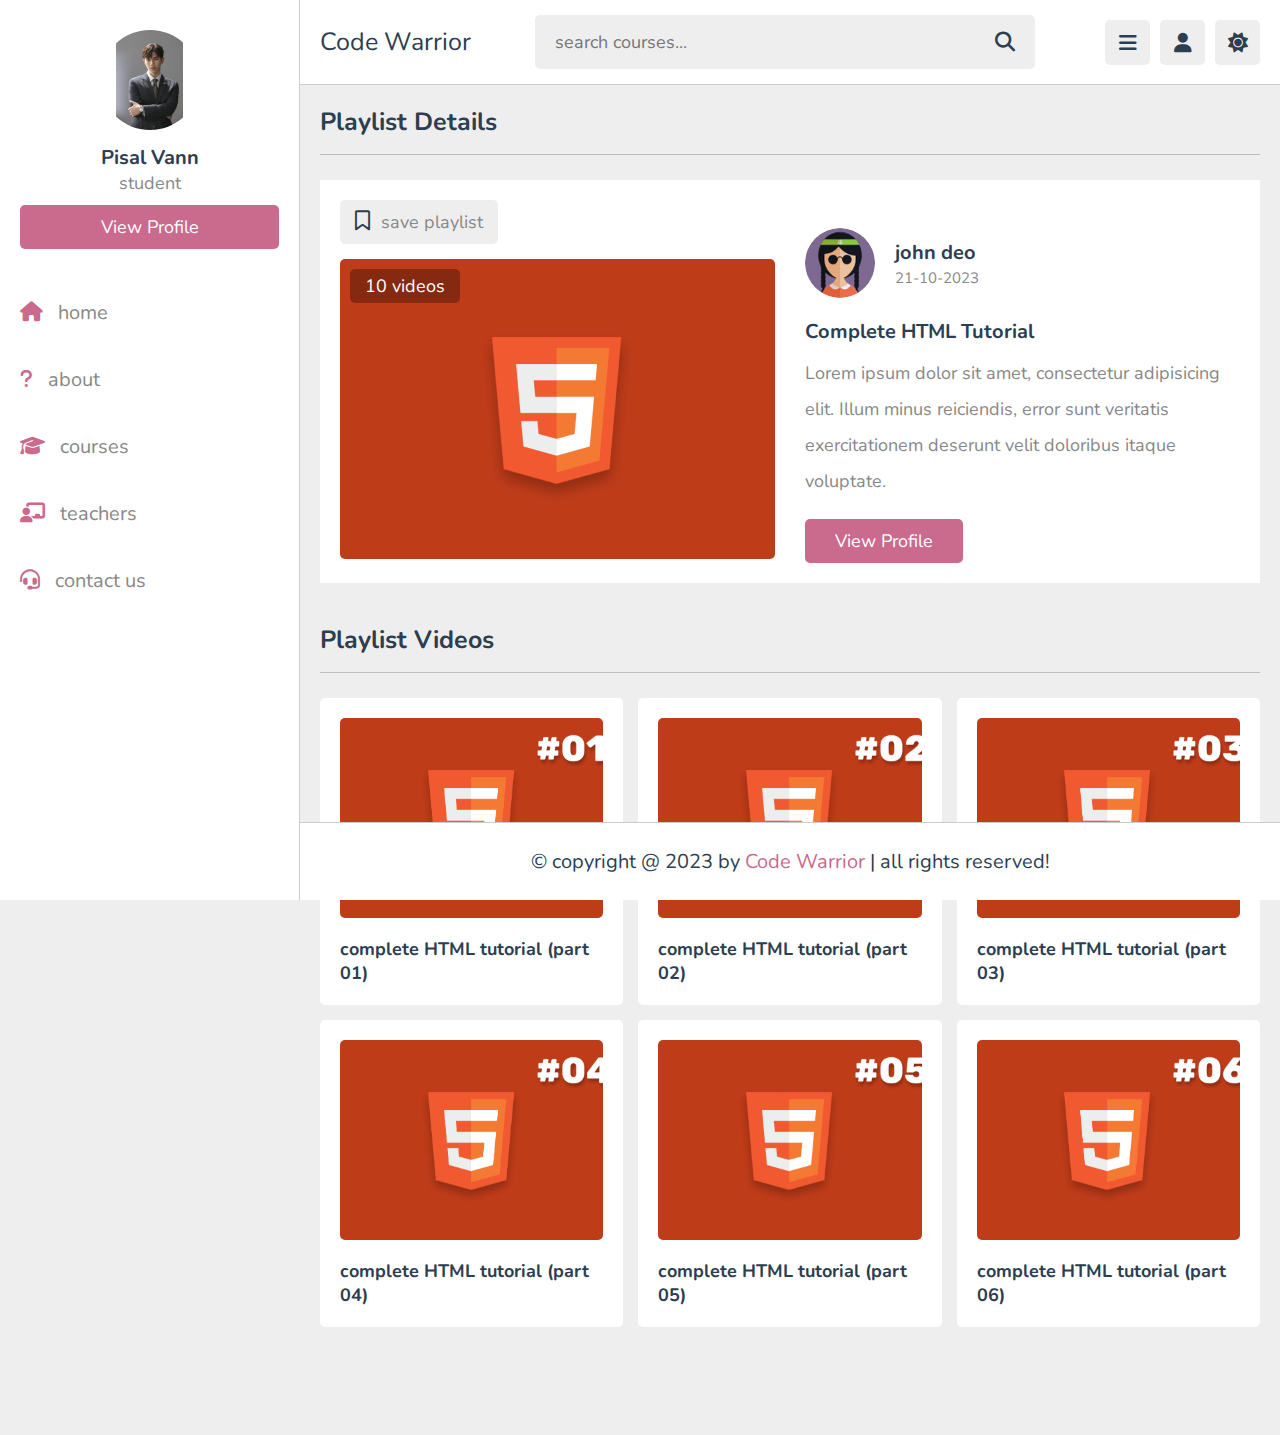
<file: playlist.html>
<!DOCTYPE html>
<html lang="en">

<head>
    <meta charset="UTF-8">
    <meta http-equiv="X-UA-Compatible" content="IE=edge">
    <meta name="viewport" content="width=device-width, initial-scale=1.0">
    <title>video playlist</title>

    <!-- font awesome cdn link  -->
    <link rel="stylesheet" href="https://cdnjs.cloudflare.com/ajax/libs/font-awesome/6.1.2/css/all.min.css">

    <!-- custom css file link  -->
    <link rel="stylesheet" href="style.css">

</head>

<body>

    <header class="header">

        <section class="flex">

            <a href="index.html" class="logo">Code Warrior</a>

            <form action="search.html" method="post" class="search-form">
                <input type="text" name="search_box" required placeholder="search courses..." maxlength="100">
                <button type="submit" class="fas fa-search"></button>
            </form>

            <div class="icons">
                <div id="menu-btn" class="fas fa-bars"></div>
                <div id="search-btn" class="fas fa-search"></div>
                <div id="user-btn" class="fas fa-user"></div>
                <div id="toggle-btn" class="fas fa-sun"></div>
            </div>

            <div class="profile">
                <img src="20190405000574_0_ins.jpg" class="image" alt="">
                <h3 class="name">Pisal Vann</h3>
                <p class="role">student</p>
                <a href="profile.html" class="btn">view profile</a>
                <div class="flex-btn">
                    <a href="login.html" class="option-btn">login</a>
                    <a href="register.html" class="option-btn">register</a>
                </div>
            </div>

        </section>

    </header>

    <div class="side-bar">

        <div id="close-btn">
            <i class="fas fa-times"></i>
        </div>

        <div class="profile">
            <img src="20190405000574_0_ins.jpg" class="image" alt="">
            <h3 class="name">Pisal Vann</h3>
            <p class="role">student</p>
            <a href="profile.html" class="btn">view profile</a>
        </div>

        <nav class="navbar">
            <a href="index.html"><i class="fas fa-home"></i><span>home</span></a>
            <a href="about.html"><i class="fas fa-question"></i><span>about</span></a>
            <a href="courses.html"><i class="fas fa-graduation-cap"></i><span>courses</span></a>
            <a href="teachers.html"><i class="fas fa-chalkboard-user"></i><span>teachers</span></a>
            <a href="contact.html"><i class="fas fa-headset"></i><span>contact us</span></a>
        </nav>

    </div>

    <section class="playlist-details">

        <h1 class="heading">playlist details</h1>

        <div class="row">

            <div class="column">
                <form action="" method="post" class="save-playlist">
                    <button type="submit"><i class="far fa-bookmark"></i> <span>save playlist</span></button>
                </form>

                <div class="thumb">
                    <img src="thumb-1.png" alt="">
                    <span>10 videos</span>
                </div>
            </div>
            <div class="column">
                <div class="tutor">
                    <img src="pic-2.jpg" alt="">
                    <div>
                        <h3>john deo</h3>
                        <span>21-10-2023</span>
                    </div>
                </div>

                <div class="details">
                    <h3>complete HTML tutorial</h3>
                    <p>Lorem ipsum dolor sit amet, consectetur adipisicing elit. Illum minus reiciendis, error sunt veritatis exercitationem deserunt velit doloribus itaque voluptate.</p>
                    <a href="teacher_profile.html" class="inline-btn">view profile</a>
                </div>
            </div>
        </div>

    </section>

    <section class="playlist-videos">

        <h1 class="heading">playlist videos</h1>

        <div class="box-container">

            <a class="box" href="watch-video.html">
                <i class="fas fa-play"></i>
                <img src="post-1-1.png" alt="">
                <h3>complete HTML tutorial (part 01)</h3>
            </a>

            <a class="box" href="watch-video.html">
                <i class="fas fa-play"></i>
                <img src="post-1-2.png" alt="">
                <h3>complete HTML tutorial (part 02)</h3>
            </a>

            <a class="box" href="watch-video.html">
                <i class="fas fa-play"></i>
                <img src="post-1-3.png" alt="">
                <h3>complete HTML tutorial (part 03)</h3>
            </a>

            <a class="box" href="watch-video.html">
                <i class="fas fa-play"></i>
                <img src="post-1-4.png" alt="">
                <h3>complete HTML tutorial (part 04)</h3>
            </a>

            <a class="box" href="watch-video.html">
                <i class="fas fa-play"></i>
                <img src="post-1-5.png" alt="">
                <h3>complete HTML tutorial (part 05)</h3>
            </a>

            <a class="box" href="watch-video.html">
                <i class="fas fa-play"></i>
                <img src="post-1-6.png" alt="">
                <h3>complete HTML tutorial (part 06)</h3>
            </a>

        </div>

    </section>

    <footer class="footer">

        &copy; copyright @ 2023 by <span>Code Warrior</span> | all rights reserved!

    </footer>

    <!-- custom js file link  -->
    <script src="script.js"></script>


</body>

</html>
</file>
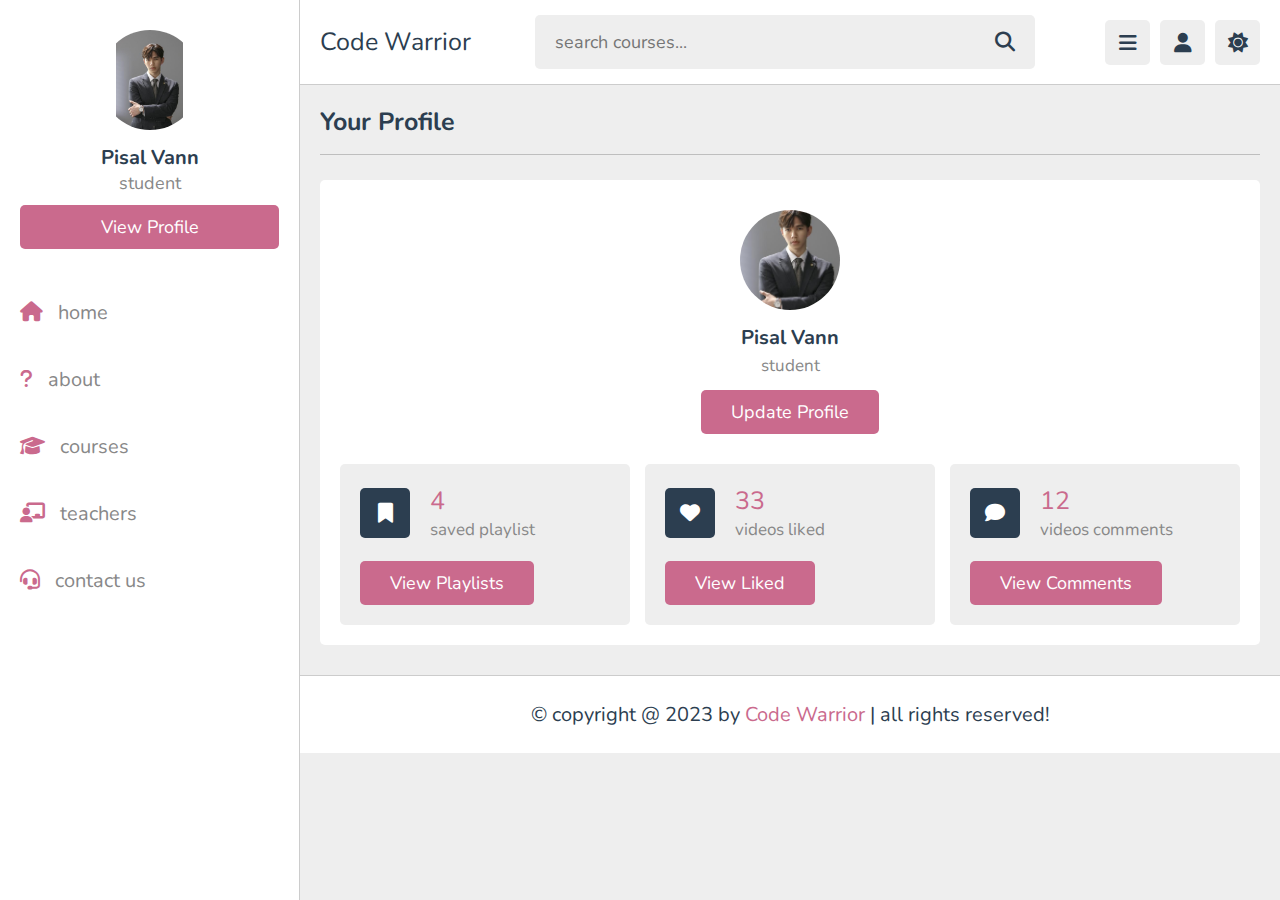
<file: profile.html>
<!DOCTYPE html>
<html lang="en">

<head>
    <meta charset="UTF-8">
    <meta http-equiv="X-UA-Compatible" content="IE=edge">
    <meta name="viewport" content="width=device-width, initial-scale=1.0">
    <title>profile</title>

    <!-- font awesome cdn link  -->
    <link rel="stylesheet" href="https://cdnjs.cloudflare.com/ajax/libs/font-awesome/6.1.2/css/all.min.css">

    <!-- custom css file link  -->
    <link rel="stylesheet" href="style.css">

</head>

<body>

    <header class="header">

        <section class="flex">

            <a href="index.html" class="logo">Code Warrior</a>

            <form action="search.html" method="post" class="search-form">
                <input type="text" name="search_box" required placeholder="search courses..." maxlength="100">
                <button type="submit" class="fas fa-search"></button>
            </form>

            <div class="icons">
                <div id="menu-btn" class="fas fa-bars"></div>
                <div id="search-btn" class="fas fa-search"></div>
                <div id="user-btn" class="fas fa-user"></div>
                <div id="toggle-btn" class="fas fa-sun"></div>
            </div>

            <div class="profile">
                <img src="20190405000574_0_ins.jpg" class="image" alt="">
                <h3 class="name">Pisal Vann</h3>
                <p class="role">student</p>
                <a href="profile.html" class="btn">view profile</a>
                <div class="flex-btn">
                    <a href="login.html" class="option-btn">login</a>
                    <a href="register.html" class="option-btn">register</a>
                </div>
            </div>

        </section>

    </header>

    <div class="side-bar">

        <div id="close-btn">
            <i class="fas fa-times"></i>
        </div>

        <div class="profile">
            <img src="20190405000574_0_ins.jpg" class="image" alt="">
            <h3 class="name">Pisal Vann</h3>
            <p class="role">student</p>
            <a href="profile.html" class="btn">view profile</a>
        </div>

        <nav class="navbar">
            <a href="index.html"><i class="fas fa-home"></i><span>home</span></a>
            <a href="about.html"><i class="fas fa-question"></i><span>about</span></a>
            <a href="courses.html"><i class="fas fa-graduation-cap"></i><span>courses</span></a>
            <a href="teachers.html"><i class="fas fa-chalkboard-user"></i><span>teachers</span></a>
            <a href="contact.html"><i class="fas fa-headset"></i><span>contact us</span></a>
        </nav>

    </div>

    <section class="user-profile">

        <h1 class="heading">your profile</h1>

        <div class="info">

            <div class="user">
                <img src="20190405000574_0_ins.jpg" alt="">
                <h3>Pisal Vann</h3>
                <p>student</p>
                <a href="update.html" class="inline-btn">update profile</a>
            </div>

            <div class="box-container">

                <div class="box">
                    <div class="flex">
                        <i class="fas fa-bookmark"></i>
                        <div>
                            <span>4</span>
                            <p>saved playlist</p>
                        </div>
                    </div>
                    <a href="#" class="inline-btn">view playlists</a>
                </div>

                <div class="box">
                    <div class="flex">
                        <i class="fas fa-heart"></i>
                        <div>
                            <span>33</span>
                            <p>videos liked</p>
                        </div>
                    </div>
                    <a href="#" class="inline-btn">view liked</a>
                </div>

                <div class="box">
                    <div class="flex">
                        <i class="fas fa-comment"></i>
                        <div>
                            <span>12</span>
                            <p>videos comments</p>
                        </div>
                    </div>
                    <a href="#" class="inline-btn">view comments</a>
                </div>

            </div>
        </div>

    </section>

    <footer class="footer">

        &copy; copyright @ 2023 by <span>Code Warrior</span> | all rights reserved!

    </footer>

    <!-- custom js file link  -->
    <script src="script.js"></script>


</body>

</html>
</file>
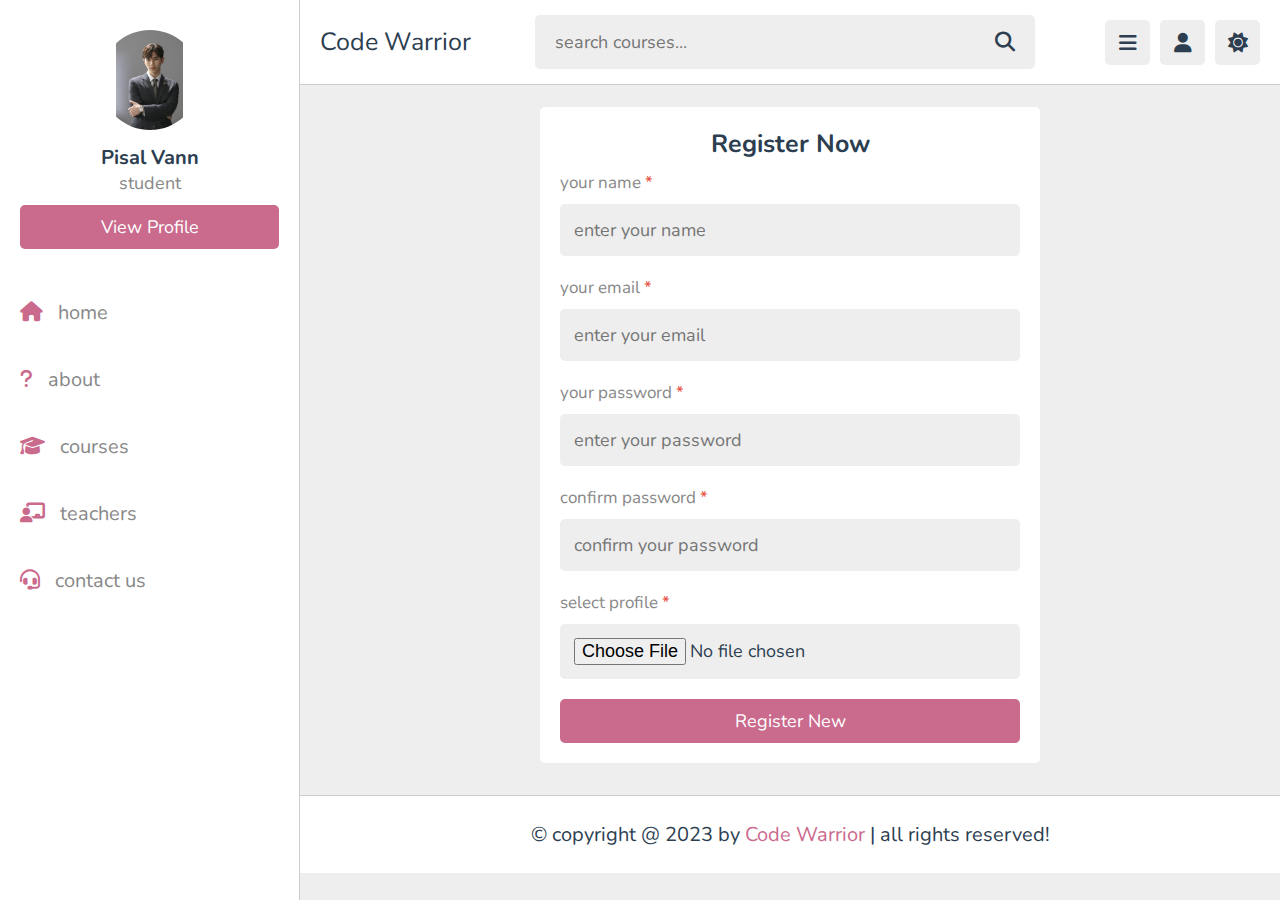
<file: register.html>
<!DOCTYPE html>
<html lang="en">

<head>
    <meta charset="UTF-8">
    <meta http-equiv="X-UA-Compatible" content="IE=edge">
    <meta name="viewport" content="width=device-width, initial-scale=1.0">
    <title>register</title>

    <!-- font awesome cdn link  -->
    <link rel="stylesheet" href="https://cdnjs.cloudflare.com/ajax/libs/font-awesome/6.1.2/css/all.min.css">

    <!-- custom css file link  -->
    <link rel="stylesheet" href="style.css">

</head>

<body>

    <header class="header">

        <section class="flex">

            <a href="index.html" class="logo">Code Warrior</a>

            <form action="search.html" method="post" class="search-form">
                <input type="text" name="search_box" required placeholder="search courses..." maxlength="100">
                <button type="submit" class="fas fa-search"></button>
            </form>

            <div class="icons">
                <div id="menu-btn" class="fas fa-bars"></div>
                <div id="search-btn" class="fas fa-search"></div>
                <div id="user-btn" class="fas fa-user"></div>
                <div id="toggle-btn" class="fas fa-sun"></div>
            </div>

            <div class="profile">
                <img src="20190405000574_0_ins.jpg" class="image" alt="">
                <h3 class="name">Pisal Vann</h3>
                <p class="role">student</p>
                <a href="profile.html" class="btn">view profile</a>
                <div class="flex-btn">
                    <a href="login.html" class="option-btn">login</a>
                    <a href="register.html" class="option-btn">register</a>
                </div>
            </div>

        </section>

    </header>

    <div class="side-bar">

        <div id="close-btn">
            <i class="fas fa-times"></i>
        </div>

        <div class="profile">
            <img src="20190405000574_0_ins.jpg" class="image" alt="">
            <h3 class="name">Pisal Vann</h3>
            <p class="role">student</p>
            <a href="profile.html" class="btn">view profile</a>
        </div>

        <nav class="navbar">
            <a href="index.html"><i class="fas fa-home"></i><span>home</span></a>
            <a href="about.html"><i class="fas fa-question"></i><span>about</span></a>
            <a href="courses.html"><i class="fas fa-graduation-cap"></i><span>courses</span></a>
            <a href="teachers.html"><i class="fas fa-chalkboard-user"></i><span>teachers</span></a>
            <a href="contact.html"><i class="fas fa-headset"></i><span>contact us</span></a>
        </nav>

    </div>

    <section class="form-container">

        <form action="" method="post" enctype="multipart/form-data">
            <h3>register now</h3>
            <p>your name <span>*</span></p>
            <input type="text" name="name" placeholder="enter your name" required maxlength="50" class="box">
            <p>your email <span>*</span></p>
            <input type="email" name="email" placeholder="enter your email" required maxlength="50" class="box">
            <p>your password <span>*</span></p>
            <input type="password" name="pass" placeholder="enter your password" required maxlength="20" class="box">
            <p>confirm password <span>*</span></p>
            <input type="password" name="c_pass" placeholder="confirm your password" required maxlength="20" class="box">
            <p>select profile <span>*</span></p>
            <input type="file" accept="image/*" required class="box">
            <input type="submit" value="register new" name="submit" class="btn">
        </form>

    </section>

    <footer class="footer">

        &copy; copyright @ 2023 by <span>Code Warrior</span> | all rights reserved!

    </footer>

    <!-- custom js file link  -->
    <script src="script.js"></script>


</body>

</html>
</file>
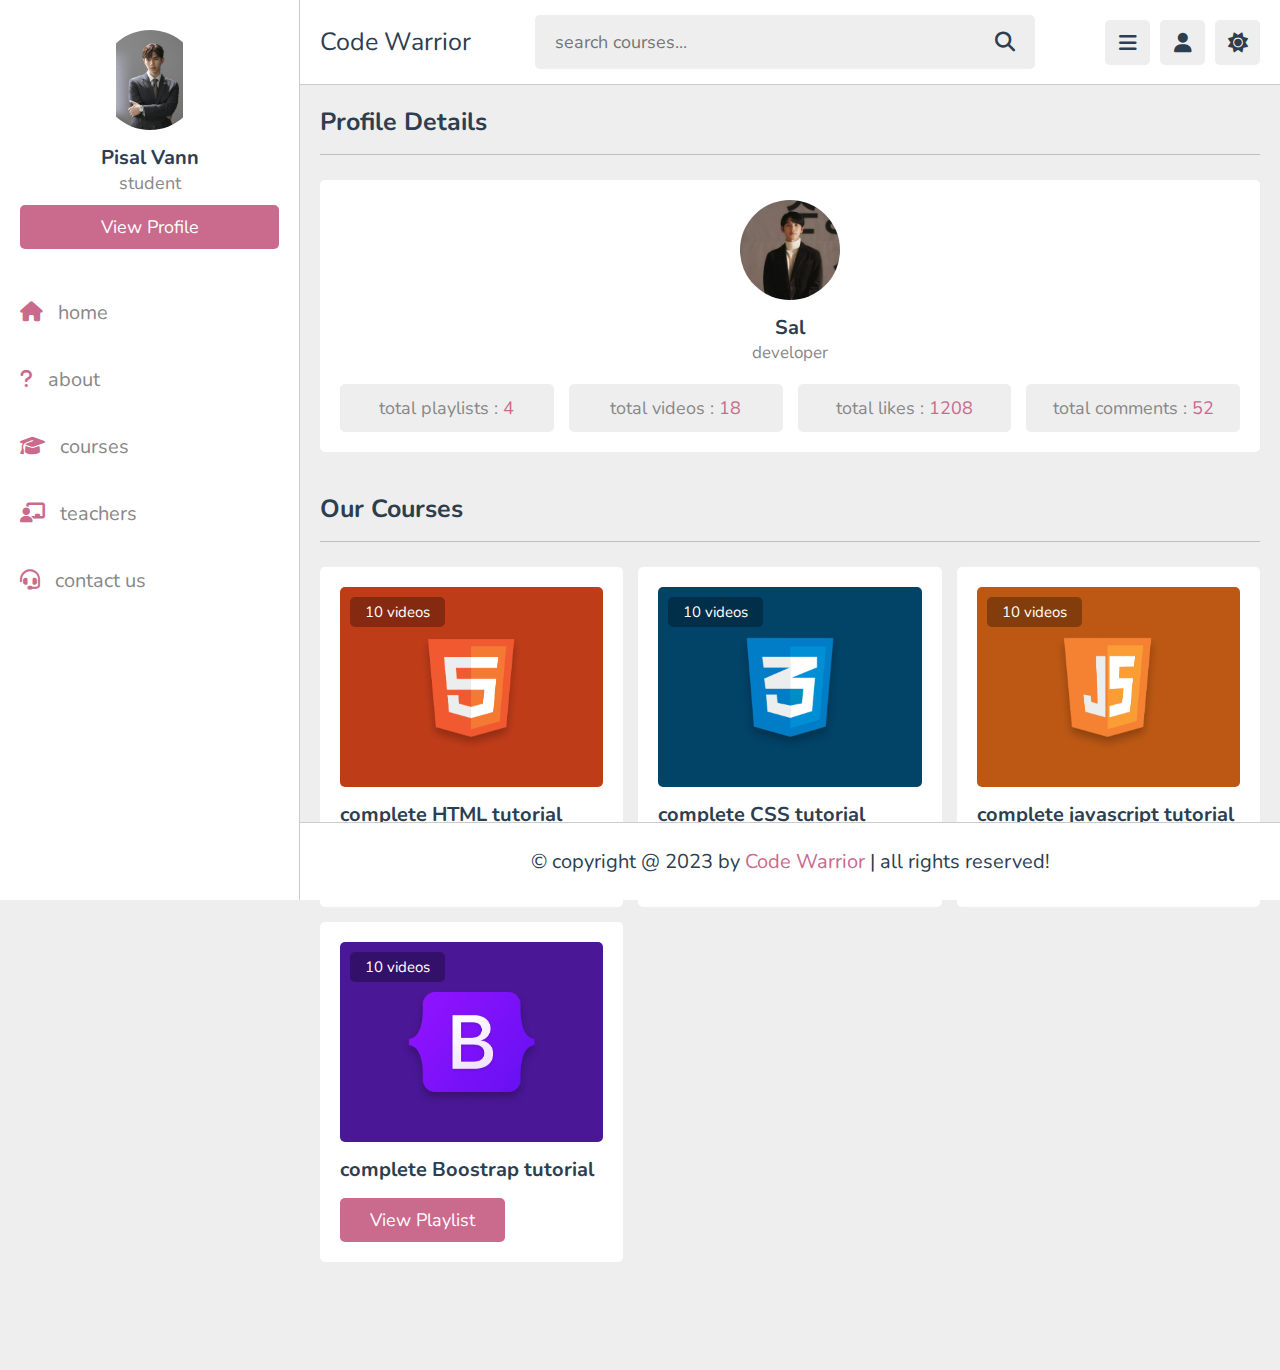
<file: teacher_profile.html>
<!DOCTYPE html>
<html lang="en">

<head>
    <meta charset="UTF-8">
    <meta http-equiv="X-UA-Compatible" content="IE=edge">
    <meta name="viewport" content="width=device-width, initial-scale=1.0">
    <title>tutor profile</title>

    <!-- font awesome cdn link  -->
    <link rel="stylesheet" href="https://cdnjs.cloudflare.com/ajax/libs/font-awesome/6.1.2/css/all.min.css">

    <!-- custom css file link  -->
    <link rel="stylesheet" href="style.css">

</head>

<body>

    <header class="header">

        <section class="flex">

            <a href="index.html" class="logo">Code Warrior</a>

            <form action="search.html" method="post" class="search-form">
                <input type="text" name="search_box" required placeholder="search courses..." maxlength="100">
                <button type="submit" class="fas fa-search"></button>
            </form>

            <div class="icons">
                <div id="menu-btn" class="fas fa-bars"></div>
                <div id="search-btn" class="fas fa-search"></div>
                <div id="user-btn" class="fas fa-user"></div>
                <div id="toggle-btn" class="fas fa-sun"></div>
            </div>

            <div class="profile">
                <img src="20190405000574_0_ins.jpg" class="image" alt="">
                <h3 class="name">Pisal Vann</h3>
                <p class="role">student</p>
                <a href="profile.html" class="btn">view profile</a>
                <div class="flex-btn">
                    <a href="login.html" class="option-btn">login</a>
                    <a href="register.html" class="option-btn">register</a>
                </div>
            </div>

        </section>

    </header>

    <div class="side-bar">

        <div id="close-btn">
            <i class="fas fa-times"></i>
        </div>

        <div class="profile">
            <img src="20190405000574_0_ins.jpg" class="image" alt="">
            <h3 class="name">Pisal Vann</h3>
            <p class="role">student</p>
            <a href="profile.html" class="btn">view profile</a>
        </div>

        <nav class="navbar">
            <a href="index.html"><i class="fas fa-home"></i><span>home</span></a>
            <a href="about.html"><i class="fas fa-question"></i><span>about</span></a>
            <a href="courses.html"><i class="fas fa-graduation-cap"></i><span>courses</span></a>
            <a href="teachers.html"><i class="fas fa-chalkboard-user"></i><span>teachers</span></a>
            <a href="contact.html"><i class="fas fa-headset"></i><span>contact us</span></a>
        </nav>

    </div>

    <section class="teacher-profile">

        <h1 class="heading">profile details</h1>

        <div class="details">
            <div class="tutor">
                <img src="4279202008_ins.jpg" alt="">
                <h3>Sal</h3>
                <span>developer</span>
            </div>
            <div class="flex">
                <p>total playlists : <span>4</span></p>
                <p>total videos : <span>18</span></p>
                <p>total likes : <span>1208</span></p>
                <p>total comments : <span>52</span></p>
            </div>
        </div>

    </section>

    <section class="courses">

        <h1 class="heading">our courses</h1>

        <div class="box-container">

            <div class="box">
                <div class="thumb">
                    <img src="thumb-1.png" alt="">
                    <span>10 videos</span>
                </div>
                <h3 class="title">complete HTML tutorial</h3>
                <a href="playlist.html" class="inline-btn">view playlist</a>
            </div>

            <div class="box">
                <div class="thumb">
                    <img src="thumb-2.png" alt="">
                    <span>10 videos</span>
                </div>
                <h3 class="title">complete CSS tutorial</h3>
                <a href="playlist.html" class="inline-btn">view playlist</a>
            </div>

            <div class="box">
                <div class="thumb">
                    <img src="thumb-3.png" alt="">
                    <span>10 videos</span>
                </div>
                <h3 class="title">complete javascript tutorial</h3>
                <a href="playlist.html" class="inline-btn">view playlist</a>
            </div>

            <div class="box">
                <div class="thumb">
                    <img src="thumb-4.png" alt="">
                    <span>10 videos</span>
                </div>
                <h3 class="title">complete Boostrap tutorial</h3>
                <a href="playlist.html" class="inline-btn">view playlist</a>
            </div>

        </div>

    </section>

    <footer class="footer">

        &copy; copyright @ 2023 by <span>Code Warrior</span> | all rights reserved!

    </footer>

    <!-- custom js file link  -->
    <script src="script.js"></script>


</body>

</html>
</file>
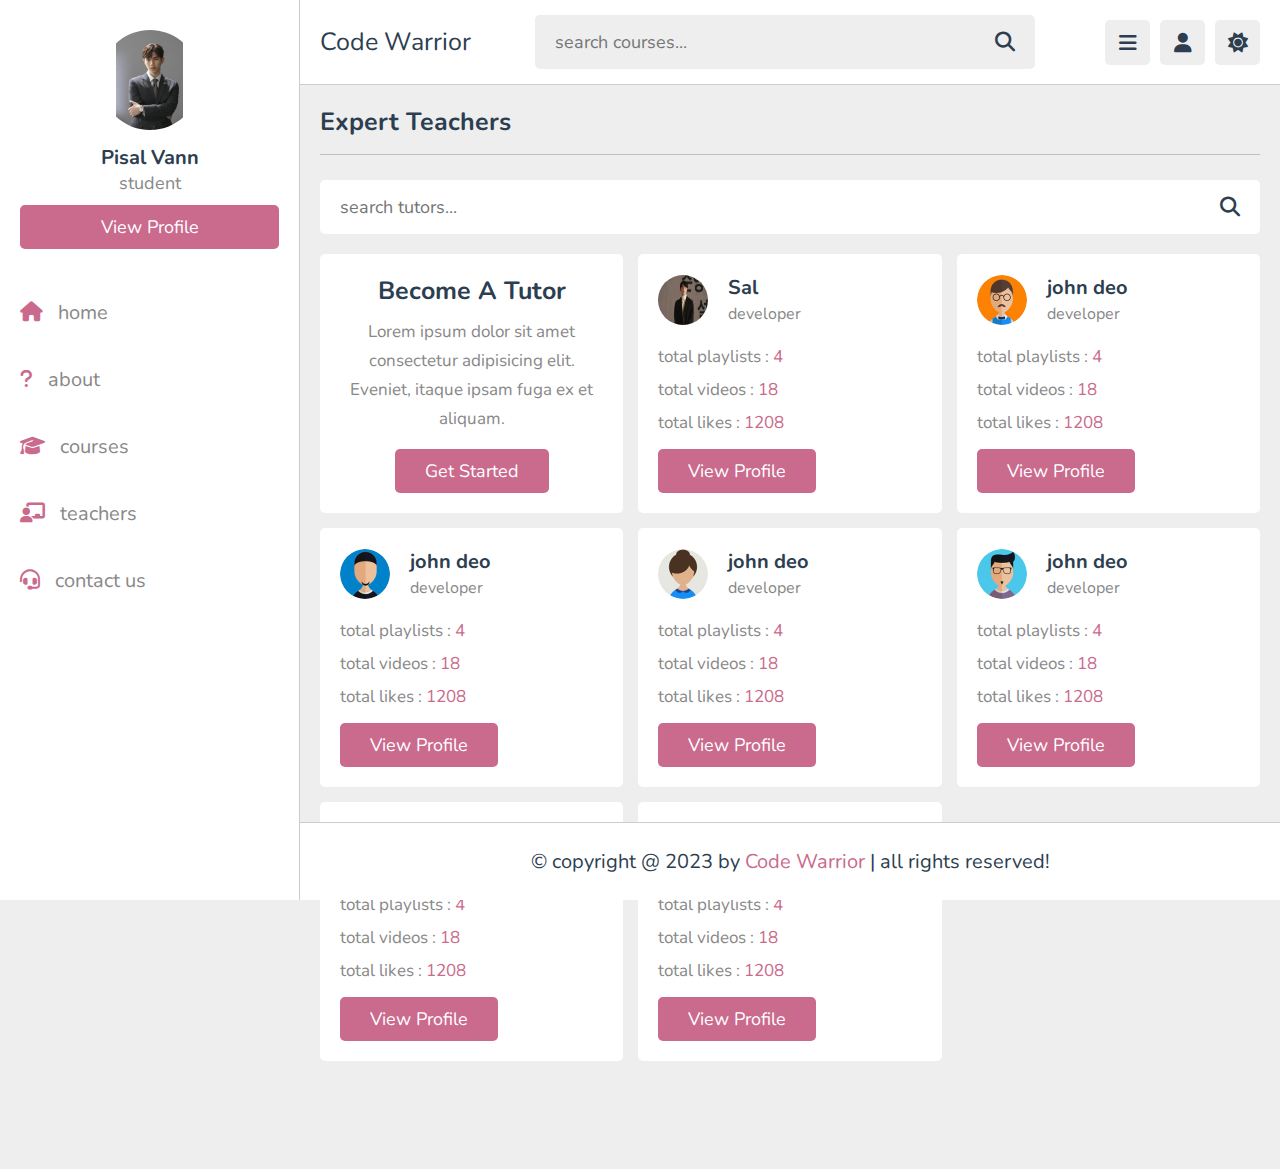
<file: teachers.html>
<!DOCTYPE html>
<html lang="en">

<head>
    <meta charset="UTF-8">
    <meta http-equiv="X-UA-Compatible" content="IE=edge">
    <meta name="viewport" content="width=device-width, initial-scale=1.0">
    <title>teachers</title>

    <!-- font awesome cdn link  -->
    <link rel="stylesheet" href="https://cdnjs.cloudflare.com/ajax/libs/font-awesome/6.1.2/css/all.min.css">

    <!-- custom css file link  -->
    <link rel="stylesheet" href="style.css">

</head>

<body>

    <header class="header">

        <section class="flex">

            <a href="index.html" class="logo">Code Warrior</a>

            <form action="search.html" method="post" class="search-form">
                <input type="text" name="search_box" required placeholder="search courses..." maxlength="100">
                <button type="submit" class="fas fa-search"></button>
            </form>

            <div class="icons">
                <div id="menu-btn" class="fas fa-bars"></div>
                <div id="search-btn" class="fas fa-search"></div>
                <div id="user-btn" class="fas fa-user"></div>
                <div id="toggle-btn" class="fas fa-sun"></div>
            </div>

            <div class="profile">
                <img src="20190405000574_0_ins.jpg" class="image" alt="">
                <h3 class="name">Pisal Vann</h3>
                <p class="role">student</p>
                <a href="profile.html" class="btn">view profile</a>
                <div class="flex-btn">
                    <a href="login.html" class="option-btn">login</a>
                    <a href="register.html" class="option-btn">register</a>
                </div>
            </div>

        </section>

    </header>

    <div class="side-bar">

        <div id="close-btn">
            <i class="fas fa-times"></i>
        </div>

        <div class="profile">
            <img src="20190405000574_0_ins.jpg" class="image" alt="">
            <h3 class="name">Pisal Vann</h3>
            <p class="role">student</p>
            <a href="profile.html" class="btn">view profile</a>
        </div>

        <nav class="navbar">
            <a href="index.html"><i class="fas fa-home"></i><span>home</span></a>
            <a href="about.html"><i class="fas fa-question"></i><span>about</span></a>
            <a href="courses.html"><i class="fas fa-graduation-cap"></i><span>courses</span></a>
            <a href="teachers.html"><i class="fas fa-chalkboard-user"></i><span>teachers</span></a>
            <a href="contact.html"><i class="fas fa-headset"></i><span>contact us</span></a>
        </nav>

    </div>

    <section class="teachers">

        <h1 class="heading">expert teachers</h1>

        <form action="" method="post" class="search-tutor">
            <input type="text" name="search_box" placeholder="search tutors..." required maxlength="100">
            <button type="submit" class="fas fa-search" name="search_tutor"></button>
        </form>

        <div class="box-container">

            <div class="box offer">
                <h3>become a tutor</h3>
                <p>Lorem ipsum dolor sit amet consectetur adipisicing elit. Eveniet, itaque ipsam fuga ex et aliquam.</p>
                <a href="register.html" class="inline-btn">get started</a>
            </div>

            <div class="box">
                <div class="tutor">
                    <img src="4279202008_ins.jpg" alt="">
                    <div>
                        <h3>Sal</h3>
                        <span>developer</span>
                    </div>
                </div>
                <p>total playlists : <span>4</span></p>
                <p>total videos : <span>18</span></p>
                <p>total likes : <span>1208</span></p>
                <a href="teacher_profile.html" class="inline-btn">view profile</a>
            </div>

            <div class="box">
                <div class="tutor">
                    <img src="pic-3.jpg" alt="">
                    <div>
                        <h3>john deo</h3>
                        <span>developer</span>
                    </div>
                </div>
                <p>total playlists : <span>4</span></p>
                <p>total videos : <span>18</span></p>
                <p>total likes : <span>1208</span></p>
                <a href="teacher_profile.html" class="inline-btn">view profile</a>
            </div>

            <div class="box">
                <div class="tutor">
                    <img src="pic-4.jpg" alt="">
                    <div>
                        <h3>john deo</h3>
                        <span>developer</span>
                    </div>
                </div>
                <p>total playlists : <span>4</span></p>
                <p>total videos : <span>18</span></p>
                <p>total likes : <span>1208</span></p>
                <a href="teacher_profile.html" class="inline-btn">view profile</a>
            </div>

            <div class="box">
                <div class="tutor">
                    <img src="pic-5.jpg" alt="">
                    <div>
                        <h3>john deo</h3>
                        <span>developer</span>
                    </div>
                </div>
                <p>total playlists : <span>4</span></p>
                <p>total videos : <span>18</span></p>
                <p>total likes : <span>1208</span></p>
                <a href="teacher_profile.html" class="inline-btn">view profile</a>
            </div>

            <div class="box">
                <div class="tutor">
                    <img src="pic-6.jpg" alt="">
                    <div>
                        <h3>john deo</h3>
                        <span>developer</span>
                    </div>
                </div>
                <p>total playlists : <span>4</span></p>
                <p>total videos : <span>18</span></p>
                <p>total likes : <span>1208</span></p>
                <a href="teacher_profile.html" class="inline-btn">view profile</a>
            </div>

            <div class="box">
                <div class="tutor">
                    <img src="pic-7.jpg" alt="">
                    <div>
                        <h3>john deo</h3>
                        <span>developer</span>
                    </div>
                </div>
                <p>total playlists : <span>4</span></p>
                <p>total videos : <span>18</span></p>
                <p>total likes : <span>1208</span></p>
                <a href="teacher_profile.html" class="inline-btn">view profile</a>
            </div>

            <div class="box">
                <div class="tutor">
                    <img src="pic-8.jpg" alt="">
                    <div>
                        <h3>john deo</h3>
                        <span>developer</span>
                    </div>
                </div>
                <p>total playlists : <span>4</span></p>
                <p>total videos : <span>18</span></p>
                <p>total likes : <span>1208</span></p>
                <a href="teacher_profile.html" class="inline-btn">view profile</a>
            </div>

        </div>

    </section>

    <footer class="footer">

        &copy; copyright @ 2023 by <span>Code Warrior</span> | all rights reserved!

    </footer>

    <!-- custom js file link  -->
    <script src="script.js"></script>


</body>

</html>
</file>
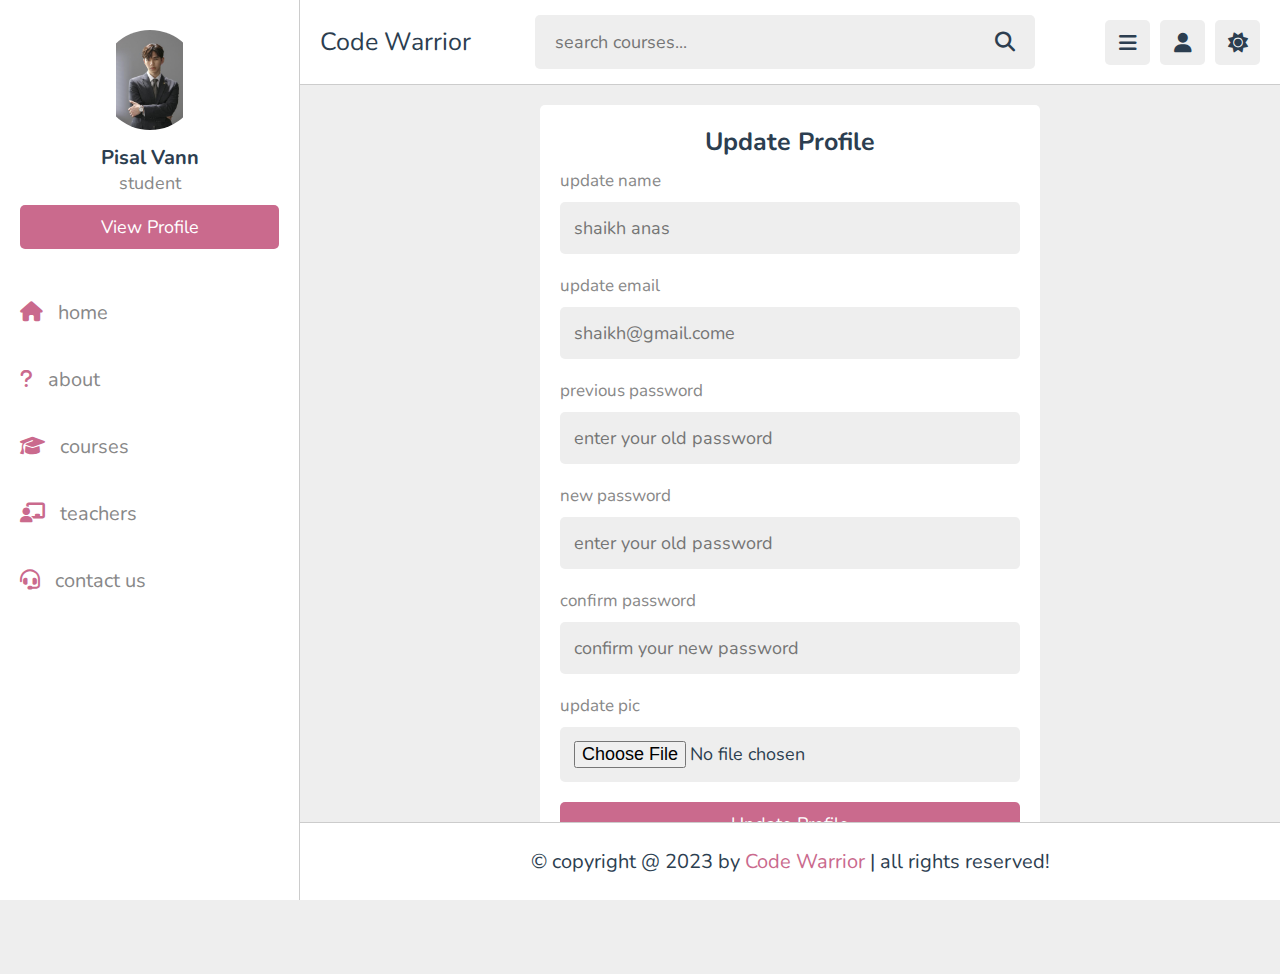
<file: update.html>
<!DOCTYPE html>
<html lang="en">

<head>
    <meta charset="UTF-8">
    <meta http-equiv="X-UA-Compatible" content="IE=edge">
    <meta name="viewport" content="width=device-width, initial-scale=1.0">
    <title>update</title>

    <!-- font awesome cdn link  -->
    <link rel="stylesheet" href="https://cdnjs.cloudflare.com/ajax/libs/font-awesome/6.1.2/css/all.min.css">

    <!-- custom css file link  -->
    <link rel="stylesheet" href="style.css">

</head>

<body>

    <header class="header">

        <section class="flex">

            <a href="index.html" class="logo">Code Warrior</a>

            <form action="search.html" method="post" class="search-form">
                <input type="text" name="search_box" required placeholder="search courses..." maxlength="100">
                <button type="submit" class="fas fa-search"></button>
            </form>

            <div class="icons">
                <div id="menu-btn" class="fas fa-bars"></div>
                <div id="search-btn" class="fas fa-search"></div>
                <div id="user-btn" class="fas fa-user"></div>
                <div id="toggle-btn" class="fas fa-sun"></div>
            </div>

            <div class="profile">
                <img src="20190405000574_0_ins.jpg" class="image" alt="">
                <h3 class="name">Pisal Vann</h3>
                <p class="role">student</p>
                <a href="profile.html" class="btn">view profile</a>
                <div class="flex-btn">
                    <a href="login.html" class="option-btn">login</a>
                    <a href="register.html" class="option-btn">register</a>
                </div>
            </div>

        </section>

    </header>

    <div class="side-bar">

        <div id="close-btn">
            <i class="fas fa-times"></i>
        </div>

        <div class="profile">
            <img src="20190405000574_0_ins.jpg" class="image" alt="">
            <h3 class="name">Pisal Vann</h3>
            <p class="role">student</p>
            <a href="profile.html" class="btn">view profile</a>
        </div>

        <nav class="navbar">
            <a href="index.html"><i class="fas fa-home"></i><span>home</span></a>
            <a href="about.html"><i class="fas fa-question"></i><span>about</span></a>
            <a href="courses.html"><i class="fas fa-graduation-cap"></i><span>courses</span></a>
            <a href="teachers.html"><i class="fas fa-chalkboard-user"></i><span>teachers</span></a>
            <a href="contact.html"><i class="fas fa-headset"></i><span>contact us</span></a>
        </nav>

    </div>

    <section class="form-container">

        <form action="" method="post" enctype="multipart/form-data">
            <h3>update profile</h3>
            <p>update name</p>
            <input type="text" name="name" placeholder="shaikh anas" maxlength="50" class="box">
            <p>update email</p>
            <input type="email" name="email" placeholder="shaikh@gmail.come" maxlength="50" class="box">
            <p>previous password</p>
            <input type="password" name="old_pass" placeholder="enter your old password" maxlength="20" class="box">
            <p>new password</p>
            <input type="password" name="new_pass" placeholder="enter your old password" maxlength="20" class="box">
            <p>confirm password</p>
            <input type="password" name="c_pass" placeholder="confirm your new password" maxlength="20" class="box">
            <p>update pic</p>
            <input type="file" accept="image/*" class="box">
            <input type="submit" value="update profile" name="submit" class="btn">
        </form>

    </section>




    <footer class="footer">

        &copy; copyright @ 2023 by <span>Code Warrior</span> | all rights reserved!

    </footer>

    <!-- custom js file link  -->
    <script src="script.js"></script>


</body>

</html>
</file>
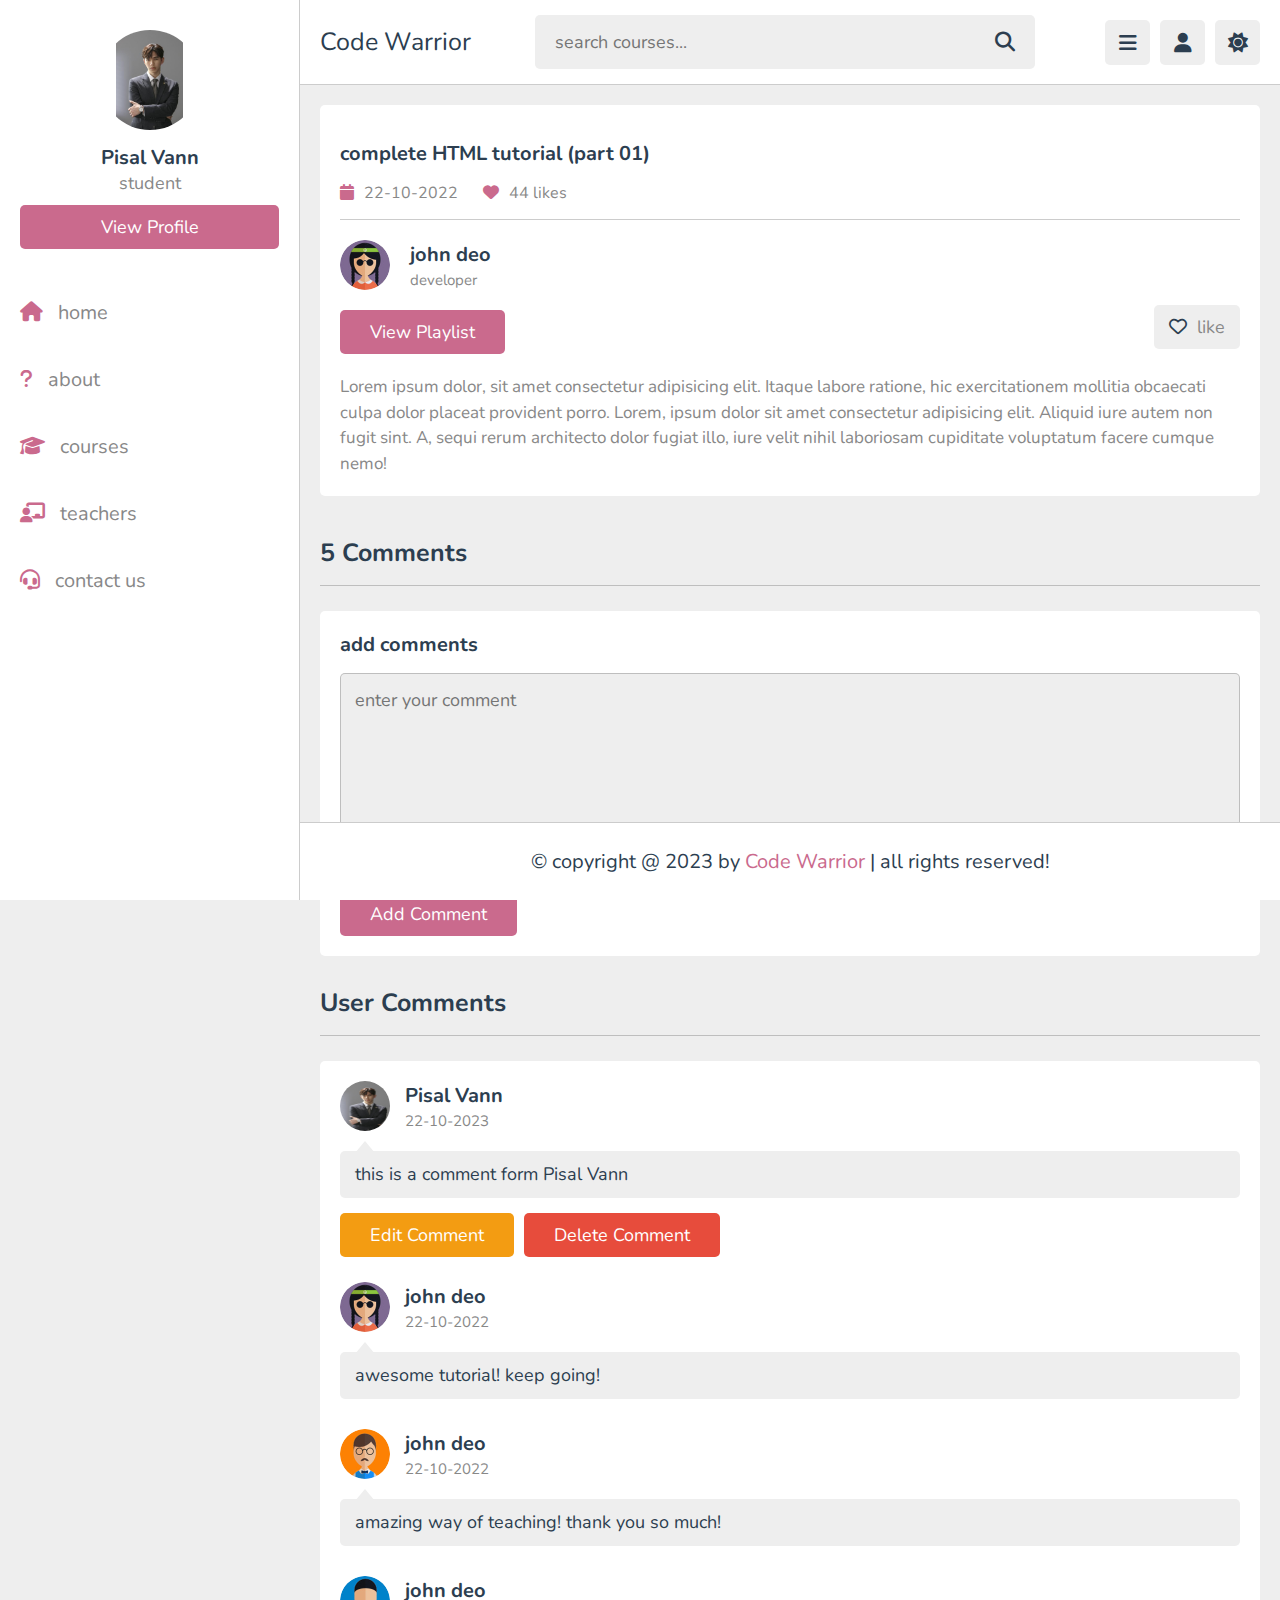
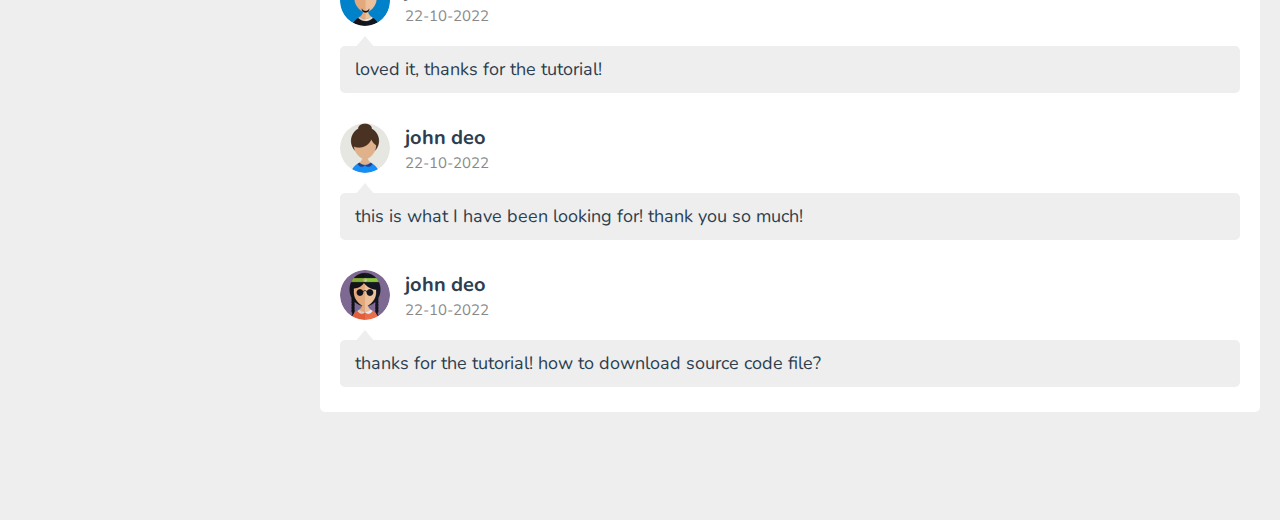
<file: watch-video.html>
<!DOCTYPE html>
<html lang="en">

<head>
    <meta charset="UTF-8">
    <meta http-equiv="X-UA-Compatible" content="IE=edge">
    <meta name="viewport" content="width=device-width, initial-scale=1.0">
    <title>watch</title>

    <!-- font awesome cdn link  -->
    <link rel="stylesheet" href="https://cdnjs.cloudflare.com/ajax/libs/font-awesome/6.1.2/css/all.min.css">

    <!-- custom css file link  -->
    <link rel="stylesheet" href="style.css">

</head>

<body>

    <header class="header">

        <section class="flex">

            <a href="index.html" class="logo">Code Warrior</a>

            <form action="search.html" method="post" class="search-form">
                <input type="text" name="search_box" required placeholder="search courses..." maxlength="100">
                <button type="submit" class="fas fa-search"></button>
            </form>

            <div class="icons">
                <div id="menu-btn" class="fas fa-bars"></div>
                <div id="search-btn" class="fas fa-search"></div>
                <div id="user-btn" class="fas fa-user"></div>
                <div id="toggle-btn" class="fas fa-sun"></div>
            </div>

            <div class="profile">
                <img src="20190405000574_0_ins.jpg" class="image" alt="">
                <h3 class="name">Pisal Vann</h3>
                <p class="role">student</p>
                <a href="profile.html" class="btn">view profile</a>
                <div class="flex-btn">
                    <a href="login.html" class="option-btn">login</a>
                    <a href="register.html" class="option-btn">register</a>
                </div>
            </div>

        </section>

    </header>

    <div class="side-bar">

        <div id="close-btn">
            <i class="fas fa-times"></i>
        </div>

        <div class="profile">
            <img src="20190405000574_0_ins.jpg" class="image" alt="">
            <h3 class="name">Pisal Vann</h3>
            <p class="role">student</p>
            <a href="profile.html" class="btn">view profile</a>
        </div>

        <nav class="navbar">
            <a href="index.html"><i class="fas fa-home"></i><span>home</span></a>
            <a href="about.html"><i class="fas fa-question"></i><span>about</span></a>
            <a href="courses.html"><i class="fas fa-graduation-cap"></i><span>courses</span></a>
            <a href="teachers.html"><i class="fas fa-chalkboard-user"></i><span>teachers</span></a>
            <a href="contact.html"><i class="fas fa-headset"></i><span>contact us</span></a>
        </nav>

    </div>

    <section class="watch-video">

        <div class="video-container">
            <div class="video" id="video1">
                <!-- <video src="vid-1.mp4" controls poster="post-1-1.png" id="video"></video> -->
            </div>
            <h3 class="title">complete HTML tutorial (part 01)</h3>
            <div class="info">
                <p class="date"><i class="fas fa-calendar"></i><span>22-10-2022</span></p>
                <p class="date"><i class="fas fa-heart"></i><span>44 likes</span></p>
            </div>
            <div class="tutor">
                <img src="pic-2.jpg" alt="">
                <div>
                    <h3>john deo</h3>
                    <span>developer</span>
                </div>
            </div>
            <form action="" method="post" class="flex">
                <a href="playlist.html" class="inline-btn">view playlist</a>
                <button><i class="far fa-heart"></i><span>like</span></button>
            </form>
            <p class="description">
                Lorem ipsum dolor, sit amet consectetur adipisicing elit. Itaque labore ratione, hic exercitationem mollitia obcaecati culpa dolor placeat provident porro. Lorem, ipsum dolor sit amet consectetur adipisicing elit. Aliquid iure autem non fugit sint. A,
                sequi rerum architecto dolor fugiat illo, iure velit nihil laboriosam cupiditate voluptatum facere cumque nemo!
            </p>
        </div>

    </section>

    <section class="comments">

        <h1 class="heading">5 comments</h1>

        <form action="" class="add-comment">
            <h3>add comments</h3>
            <textarea name="comment_box" placeholder="enter your comment" required maxlength="1000" cols="30" rows="10"></textarea>
            <input type="submit" value="add comment" class="inline-btn" name="add_comment">
        </form>

        <h1 class="heading">user comments</h1>

        <div class="box-container">

            <div class="box">
                <div class="user">
                    <img src="20190405000574_0_ins.jpg" alt="">
                    <div>
                        <h3>Pisal Vann</h3>
                        <span>22-10-2023</span>
                    </div>
                </div>
                <div class="comment-box">this is a comment form Pisal Vann</div>
                <form action="" class="flex-btn">
                    <input type="submit" value="edit comment" name="edit_comment" class="inline-option-btn">
                    <input type="submit" value="delete comment" name="delete_comment" class="inline-delete-btn">
                </form>
            </div>

            <div class="box">
                <div class="user">
                    <img src="pic-2.jpg" alt="">
                    <div>
                        <h3>john deo</h3>
                        <span>22-10-2022</span>
                    </div>
                </div>
                <div class="comment-box">awesome tutorial! keep going!</div>
            </div>

            <div class="box">
                <div class="user">
                    <img src="pic-3.jpg" alt="">
                    <div>
                        <h3>john deo</h3>
                        <span>22-10-2022</span>
                    </div>
                </div>
                <div class="comment-box">amazing way of teaching! thank you so much!
                </div>
            </div>

            <div class="box">
                <div class="user">
                    <img src="pic-4.jpg" alt="">
                    <div>
                        <h3>john deo</h3>
                        <span>22-10-2022</span>
                    </div>
                </div>
                <div class="comment-box">loved it, thanks for the tutorial!</div>
            </div>

            <div class="box">
                <div class="user">
                    <img src="pic-5.jpg" alt="">
                    <div>
                        <h3>john deo</h3>
                        <span>22-10-2022</span>
                    </div>
                </div>
                <div class="comment-box">this is what I have been looking for! thank you so much!</div>
            </div>

            <div class="box">
                <div class="user">
                    <img src="pic-2.jpg" alt="">
                    <div>
                        <h3>john deo</h3>
                        <span>22-10-2022</span>
                    </div>
                </div>
                <div class="comment-box">thanks for the tutorial! how to download source code file?
                </div>
            </div>

        </div>

    </section>



    <footer class="footer">

        &copy; copyright @ 2023 by <span>Code Warrior</span> | all rights reserved!

    </footer>

    <!-- custom js file link  -->
    <script src="script.js"></script>

</body>

</html>
</file>
<file: style.css>
@import url('https://fonts.googleapis.com/css2?family=Nunito:wght@200;300;400;500;600;700&display=swap');
:root {
    --main-color: #ca6a8d;
    --red: #e74c3c;
    --orange: #f39c12;
    --light-color: #888;
    --light-bg: #eee;
    --black: #2c3e50;
    --white: #fff;
    --border: .1rem solid rgba(0, 0, 0, .2);
}

* {
    font-family: 'Nunito', sans-serif;
    margin: 0;
    padding: 0;
    box-sizing: border-box;
    outline: none;
    border: none;
    text-decoration: none;
}

*::selection {
    background-color: var(--main-color);
    color: #fff;
}

html {
    font-size: 62.5%;
    overflow-x: hidden;
}

html::-webkit-scrollbar {
    width: 1rem;
    height: .5rem;
}

html::-webkit-scrollbar-track {
    background-color: transparent;
}

html::-webkit-scrollbar-thumb {
    background-color: var(--main-color);
}

body {
    background-color: var(--light-bg);
    padding-left: 30rem;
}

body.dark {
    --light-color: #aaa;
    --light-bg: #333;
    --black: #fff;
    --white: #222;
    --border: .1rem solid rgba(255, 255, 255, .2);
}

body.active {
    padding-left: 0;
}

section {
    padding: 2rem;
    margin: 0 auto;
    max-width: 1200px;
}

.heading {
    font-size: 2.5rem;
    color: var(--black);
    margin-bottom: 2.5rem;
    border-bottom: var(--border);
    padding-bottom: 1.5rem;
    text-transform: capitalize;
}

.inline-btn,
.inline-option-btn,
.inline-delete-btn,
.btn,
.delete-btn,
.option-btn {
    border-radius: .5rem;
    color: #fff;
    font-size: 1.8rem;
    cursor: pointer;
    text-transform: capitalize;
    padding: 1rem 3rem;
    text-align: center;
    margin-top: 1rem;
}

.btn,
.delete-btn,
.option-btn {
    display: block;
    width: 100%;
}

.inline-btn,
.inline-option-btn,
.inline-delete-btn {
    display: inline-block;
}

.btn,
.inline-btn {
    background-color: var(--main-color);
}

.option-btn,
.inline-option-btn {
    background-color: var(--orange);
}

.delete-btn,
.inline-delete-btn {
    background-color: var(--red);
}

.inline-btn:hover,
.inline-option-btn:hover,
.inline-delete-btn:hover,
.btn:hover,
.delete-btn:hover,
.option-btn:hover {
    background-color: var(--black);
    color: var(--white);
}

.flex-btn {
    display: flex;
    gap: 1rem;
}

.header {
    position: sticky;
    top: 0;
    left: 0;
    right: 0;
    background-color: var(--white);
    z-index: 1000;
    border-bottom: var(--border);
}

.header .flex {
    display: flex;
    align-items: center;
    justify-content: space-between;
    position: relative;
    padding: 1.5rem 2rem;
}

.header .flex .logo {
    font-size: 2.5rem;
    color: var(--black);
}

.header .flex .search-form {
    width: 50rem;
    border-radius: .5rem;
    background-color: var(--light-bg);
    padding: 1.5rem 2rem;
    display: flex;
    gap: 2rem;
}

.header .flex .search-form input {
    width: 100%;
    font-size: 1.8rem;
    color: var(--black);
    background: none;
}

.header .flex .search-form button {
    background: none;
    font-size: 2rem;
    cursor: pointer;
    color: var(--black);
}

.header .flex .search-form button:hover {
    color: var(--main-color);
}

.header .flex .icons div {
    font-size: 2rem;
    color: var(--black);
    background-color: var(--light-bg);
    border-radius: .5rem;
    height: 4.5rem;
    width: 4.5rem;
    line-height: 4.5rem;
    cursor: pointer;
    text-align: center;
    margin-left: .7rem;
}

.header .flex .icons div:hover {
    background-color: var(--black);
    color: var(--white);
}

.header .flex .profile {
    position: absolute;
    top: 120%;
    right: 2rem;
    background-color: var(--white);
    border-radius: .5rem;
    padding: 1.5rem;
    text-align: center;
    overflow: hidden;
    transform-origin: top right;
    transform: scale(0);
    transition: .2s linear;
    width: 30rem;
}

.header .flex .profile.active {
    transform: scale(1);
}

.header .flex .profile .image {
    height: 10rem;
    width: 10rem;
    border-radius: 50%;
    object-fit: contain;
    margin-bottom: 1rem;
}

.header .flex .profile .name {
    font-size: 2rem;
    color: var(--black);
    overflow: hidden;
    text-overflow: ellipsis;
    white-space: nowrap;
}

.header .flex .profile .role {
    font-size: 1.8rem;
    color: var(--light-color);
}

#search-btn {
    display: none;
}

.side-bar {
    position: fixed;
    top: 0;
    left: 0;
    width: 30rem;
    background-color: var(--white);
    height: 100vh;
    border-right: var(--border);
    z-index: 1200;
}

.side-bar #close-btn {
    text-align: right;
    padding: 2rem;
    display: none;
}

.side-bar #close-btn i {
    text-align: right;
    font-size: 2.5rem;
    background: var(--red);
    border-radius: .5rem;
    color: var(--white);
    cursor: pointer;
    height: 4.5rem;
    width: 4.5rem;
    line-height: 4.5rem;
    text-align: center;
}

.side-bar #close-btn i:hover {
    background-color: var(--black);
}

.side-bar .profile {
    padding: 3rem 2rem;
    text-align: center;
}

.side-bar .profile .image {
    height: 10rem;
    width: 10rem;
    border-radius: 50%;
    object-fit: contain;
    margin-bottom: 1rem;
}

.side-bar .profile .name {
    font-size: 2rem;
    color: var(--black);
    overflow: hidden;
    text-overflow: ellipsis;
    white-space: nowrap;
}

.side-bar .profile .role {
    font-size: 1.8rem;
    color: var(--light-color);
}

.side-bar .navbar a {
    display: block;
    padding: 2rem;
    font-size: 2rem;
}

.side-bar .navbar a i {
    margin-right: 1.5rem;
    color: var(--main-color);
    transition: .2s linear;
}

.side-bar .navbar a span {
    color: var(--light-color);
}

.side-bar .navbar a:hover {
    background-color: var(--light-bg);
}

.side-bar .navbar a:hover i {
    margin-right: 2.5rem;
}

.side-bar.active {
    left: -30rem;
}

.home-grid .box-container {
    display: grid;
    grid-template-columns: repeat(auto-fit, 27.5rem);
    gap: 1.5rem;
    justify-content: center;
    align-items: flex-start;
}

.home-grid .box-container .box {
    background-color: var(--white);
    border-radius: .5rem;
    padding: 2rem;
}

.home-grid .box-container .box .title {
    font-size: 2rem;
    color: var(--black);
    text-transform: capitalize;
}

.home-grid .box-container .box .flex {
    display: flex;
    flex-wrap: wrap;
    gap: 1.5rem;
    margin-top: 2rem;
}

.home-grid .box-container .flex a {
    background-color: var(--light-bg);
    border-radius: .5rem;
    padding: 1rem 1.5rem;
    font-size: 1.5rem;
}

.home-grid .box-container .flex a i {
    margin-right: 1rem;
    color: var(--black);
}

.home-grid .box-container .flex a span {
    color: var(--light-color);
}

.home-grid .box-container .flex a:hover {
    background-color: var(--black);
}

.home-grid .box-container .flex a:hover span {
    color: var(--white);
}

.home-grid .box-container .flex a:hover i {
    color: var(--white);
}

.home-grid .box-container .tutor {
    padding: 1rem 0;
    font-size: 1.8rem;
    color: var(--light-color);
    line-height: 2;
}

.home-grid .box-container .likes {
    color: var(--light-color);
    font-size: 1.7rem;
    margin-top: 1.5rem;
}

.home-grid .box-container .likes span {
    color: var(--main-color);
}

.about .row {
    display: flex;
    align-items: center;
    flex-wrap: wrap;
    gap: 1.5rem;
}

.about .row .image {
    flex: 1 1 40rem;
}

.about .row .image img {
    width: 100%;
    height: 50rem;
}

.about .row .content {
    flex: 1 1 40rem;
}

.about .row .content p {
    font-size: 1.7rem;
    line-height: 2;
    color: var(--light-color);
    padding: 1rem 0;
}

.about .row .content h3 {
    font-size: 3rem;
    color: var(--black);
    text-transform: capitalize;
}

.about .box-container {
    display: grid;
    grid-template-columns: repeat(auto-fit, minmax(27rem, 1fr));
    gap: 1.5rem;
    justify-content: center;
    align-items: flex-start;
    margin-top: 3rem;
}

.about .box-container .box {
    border-radius: .5rem;
    background-color: var(--white);
    padding: 2rem;
    display: flex;
    align-items: center;
    gap: 2.5rem;
}

.about .box-container .box i {
    font-size: 4rem;
    color: var(--main-color);
}

.about .box-container .box h3 {
    font-size: 2.5rem;
    color: var(--black);
    margin-bottom: .3rem;
}

.about .box-container .box p {
    font-size: 1.7rem;
    color: var(--light-color);
}

.reviews .box-container {
    display: grid;
    grid-template-columns: repeat(auto-fit, minmax(30rem, 1fr));
    gap: 1.5rem;
    justify-content: center;
    align-items: flex-start;
}

.reviews .box-container .box {
    border-radius: .5rem;
    background-color: var(--white);
    padding: 2rem;
}

.reviews .box-container .box p {
    line-height: 1.7;
    font-size: 1.7rem;
    color: var(--light-color);
}

.reviews .box-container .box .student {
    margin-top: 2rem;
    display: flex;
    align-items: center;
    gap: 1.5rem;
}

.reviews .box-container .box .student img {
    height: 5rem;
    width: 5rem;
    object-fit: cover;
    border-radius: 50%;
}

.reviews .box-container .box .student h3 {
    font-size: 2rem;
    color: var(--black);
    margin-bottom: .3rem;
}

.reviews .box-container .box .student .stars {
    font-size: 1.5rem;
    color: var(--orange);
}

.courses .box-container {
    display: grid;
    grid-template-columns: repeat(auto-fit, minmax(30rem, 1fr));
    gap: 1.5rem;
    justify-content: center;
    align-items: flex-start;
}

.courses .box-container .box {
    border-radius: .5rem;
    background-color: var(--white);
    padding: 2rem;
}

.courses .box-container .box .tutor {
    display: flex;
    align-items: center;
    gap: 1.5rem;
    margin-bottom: 2.5rem;
}

.courses .box-container .box .tutor img {
    height: 5rem;
    width: 5rem;
    border-radius: 50%;
    object-fit: cover;
}

.courses .box-container .box .tutor h3 {
    font-size: 1.8rem;
    color: var(--black);
    margin-bottom: .2rem;
}

.courses .box-container .box .tutor span {
    font-size: 1.3rem;
    color: var(--light-color);
}

.courses .box-container .box .thumb {
    position: relative;
}

.courses .box-container .box .thumb span {
    position: absolute;
    top: 1rem;
    left: 1rem;
    border-radius: .5rem;
    padding: .5rem 1.5rem;
    background-color: rgba(0, 0, 0, .3);
    color: #fff;
    font-size: 1.5rem;
}

.courses .box-container .box .thumb img {
    width: 100%;
    height: 20rem;
    object-fit: cover;
    border-radius: .5rem;
}

.courses .box-container .box .title {
    font-size: 2rem;
    color: var(--black);
    padding-bottom: .5rem;
    padding-top: 1rem;
}

.courses .more-btn {
    text-align: center;
    margin-top: 2rem;
}

.playlist-details .row {
    display: flex;
    align-items: flex-end;
    gap: 3rem;
    flex-wrap: wrap;
    background-color: var(--white);
    padding: 2rem;
}

.playlist-details .row .column {
    flex: 1 1 40rem;
}

.playlist-details .row .column .save-playlist {
    margin-bottom: 1.5rem;
}

.playlist-details .row .column .save-playlist button {
    border-radius: .5rem;
    background-color: var(--light-bg);
    padding: 1rem 1.5rem;
    cursor: pointer;
}

.playlist-details .row .column .save-playlist button i {
    font-size: 2rem;
    color: var(--black);
    margin-right: .8rem;
}

.playlist-details .row .column .save-playlist button span {
    font-size: 1.8rem;
    color: var(--light-color);
}

.playlist-details .row .column .save-playlist button:hover {
    background-color: var(--black);
}

.playlist-details .row .column .save-playlist button:hover i {
    color: var(--white);
}

.playlist-details .row .column .save-playlist button:hover span {
    color: var(--white);
}

.playlist-details .row .column .thumb {
    position: relative;
}

.playlist-details .row .column .thumb span {
    font-size: 1.8rem;
    color: #fff;
    background-color: rgba(0, 0, 0, .3);
    border-radius: .5rem;
    position: absolute;
    top: 1rem;
    left: 1rem;
    padding: .5rem 1.5rem;
}

.playlist-details .row .column .thumb img {
    height: 30rem;
    width: 100%;
    object-fit: cover;
    border-radius: .5rem;
}

.playlist-details .row .column .tutor {
    display: flex;
    align-items: center;
    gap: 2rem;
    margin-bottom: 2rem;
}

.playlist-details .row .column .tutor img {
    height: 7rem;
    width: 7rem;
    border-radius: 50%;
    object-fit: cover;
}

.playlist-details .row .column .tutor h3 {
    font-size: 2rem;
    color: var(--black);
    margin-bottom: .2rem;
}

.playlist-details .row .column .tutor span {
    font-size: 1.5rem;
    color: var(--light-color);
}

.playlist-details .row .column .details h3 {
    font-size: 2rem;
    color: var(--black);
    text-transform: capitalize;
}

.playlist-details .row .column .details p {
    padding: 1rem 0;
    line-height: 2;
    font-size: 1.8rem;
    color: var(--light-color);
}

.playlist-videos .box-container {
    display: grid;
    grid-template-columns: repeat(auto-fit, minmax(30rem, 1fr));
    gap: 1.5rem;
    justify-content: center;
    align-items: flex-start;
}

.playlist-videos .box-container .box {
    background-color: var(--white);
    border-radius: .5rem;
    padding: 2rem;
    position: relative;
}

.playlist-videos .box-container .box i {
    position: absolute;
    top: 2rem;
    left: 2rem;
    right: 2rem;
    height: 20rem;
    border-radius: .5rem;
    background-color: rgba(0, 0, 0, .3);
    display: flex;
    align-items: center;
    justify-content: center;
    font-size: 5rem;
    color: #fff;
    display: none;
}

.playlist-videos .box-container .box:hover i {
    display: flex;
}

.playlist-videos .box-container .box img {
    width: 100%;
    height: 20rem;
    object-fit: cover;
    border-radius: .5rem;
}

.playlist-videos .box-container .box h3 {
    margin-top: 1.5rem;
    font-size: 1.8rem;
    color: var(--black);
}

.playlist-videos .box-container .box:hover h3 {
    color: var(--main-color);
}

.watch-video .video-container {
    background-color: var(--white);
    border-radius: .5rem;
    padding: 2rem;
}

.watch-video .video-container .video {
    position: relative;
    margin-bottom: 1.5rem;
}

.watch-video .video-container .video video {
    border-radius: .5rem;
    width: 100%;
    object-fit: contain;
    background-color: #000;
}

.watch-video .video-container .title {
    font-size: 2rem;
    color: var(--black);
}

.watch-video .video-container .info {
    display: flex;
    margin-top: 1.5rem;
    margin-bottom: 2rem;
    border-bottom: var(--border);
    padding-bottom: 1.5rem;
    gap: 2.5rem;
    align-items: center;
}

.watch-video .video-container .info p {
    font-size: 1.6rem;
}

.watch-video .video-container .info p span {
    color: var(--light-color);
}

.watch-video .video-container .info i {
    margin-right: 1rem;
    color: var(--main-color);
}

.watch-video .video-container .tutor {
    display: flex;
    align-items: center;
    gap: 2rem;
    margin-bottom: 1rem;
}

.watch-video .video-container .tutor img {
    border-radius: 50%;
    height: 5rem;
    width: 5rem;
    object-fit: cover;
}

.watch-video .video-container .tutor h3 {
    font-size: 2rem;
    color: var(--black);
    margin-bottom: .2rem;
}

.watch-video .video-container .tutor span {
    font-size: 1.5rem;
    color: var(--light-color);
}

.watch-video .video-container .flex {
    display: flex;
    align-items: center;
    justify-content: space-between;
    gap: 1.5rem;
}

.watch-video .video-container .flex button {
    border-radius: .5rem;
    padding: 1rem 1.5rem;
    font-size: 1.8rem;
    cursor: pointer;
    background-color: var(--light-bg);
}

.watch-video .video-container .flex button i {
    margin-right: 1rem;
    color: var(--black);
}

.watch-video .video-container .flex button span {
    color: var(--light-color);
}

.watch-video .video-container .flex button:hover {
    background-color: var(--black);
}

.watch-video .video-container .flex button:hover i {
    color: var(--white);
}

.watch-video .video-container .flex button:hover span {
    color: var(--white);
}

.watch-video .video-container .description {
    line-height: 1.5;
    font-size: 1.7rem;
    color: var(--light-color);
    margin-top: 2rem;
}

.comments .add-comment {
    background-color: var(--white);
    border-radius: .5rem;
    padding: 2rem;
    margin-bottom: 3rem;
}

.comments .add-comment h3 {
    font-size: 2rem;
    color: var(--black);
    margin-bottom: 1rem;
}

.comments .add-comment textarea {
    height: 20rem;
    resize: none;
    background-color: var(--light-bg);
    border-radius: .5rem;
    border: var(--border);
    padding: 1.4rem;
    font-size: 1.8rem;
    color: var(--black);
    width: 100%;
    margin: .5rem 0;
}

.comments .box-container {
    display: grid;
    gap: 2.5rem;
    background-color: var(--white);
    padding: 2rem;
    border-radius: .5rem;
}

.comments .box-container .box .user {
    display: flex;
    align-items: center;
    gap: 1.5rem;
    margin-bottom: 2rem;
}

.comments .box-container .box .user img {
    height: 5rem;
    width: 5rem;
    border-radius: 50%;
}

.comments .box-container .box .user h3 {
    font-size: 2rem;
    color: var(--black);
    margin-bottom: .2rem;
}

.comments .box-container .box .user span {
    font-size: 1.5rem;
    color: var(--light-color);
}

.comments .box-container .box .comment-box {
    border-radius: .5rem;
    background-color: var(--light-bg);
    padding: 1rem 1.5rem;
    white-space: pre-line;
    margin: .5rem 0;
    font-size: 1.8rem;
    color: var(--black);
    line-height: 1.5;
    position: relative;
    z-index: 0;
}

.comments .box-container .box .comment-box::before {
    content: '';
    position: absolute;
    top: -1rem;
    left: 1.5rem;
    background-color: var(--light-bg);
    height: 1.2rem;
    width: 2rem;
    clip-path: polygon(50% 0%, 0% 100%, 100% 100%);
}

.teachers .search-tutor {
    margin-bottom: 2rem;
    border-radius: .5rem;
    background-color: var(--white);
    padding: 1.5rem 2rem;
    display: flex;
    align-items: center;
    gap: 1.5rem;
}

.teachers .search-tutor input {
    width: 100%;
    background: none;
    font-size: 1.8rem;
    color: var(--black);
}

.teachers .search-tutor button {
    font-size: 2rem;
    color: var(--black);
    cursor: pointer;
    background: none;
}

.teachers .search-tutor button:hover {
    color: var(--main-color);
}

.teachers .box-container {
    display: grid;
    grid-template-columns: repeat(auto-fit, minmax(30rem, 1fr));
    gap: 1.5rem;
    justify-content: center;
    align-items: flex-start;
}

.teachers .box-container .box {
    background-color: var(--white);
    border-radius: .5rem;
    padding: 2rem;
}

.teachers .box-container .offer {
    text-align: center;
}

.teachers .box-container .offer h3 {
    font-size: 2.5rem;
    color: var(--black);
    text-transform: capitalize;
    padding-bottom: .5rem;
}

.teachers .box-container .offer p {
    line-height: 1.7;
    padding: .5rem 0;
    color: var(--light-color);
    font-size: 1.7rem;
}

.teachers .box-container .box .tutor {
    display: flex;
    align-items: center;
    gap: 2rem;
    margin-bottom: 1.5rem;
}

.teachers .box-container .box .tutor img {
    height: 5rem;
    width: 5rem;
    border-radius: 50%;
}

.teachers .box-container .box .tutor h3 {
    font-size: 2rem;
    color: var(--black);
    margin-bottom: .2rem;
}

.teachers .box-container .box .tutor span {
    font-size: 1.6rem;
    color: var(--light-color);
}

.teachers .box-container .box p {
    padding: .5rem 0;
    font-size: 1.7rem;
    color: var(--light-color);
}

.teachers .box-container .box p span {
    color: var(--main-color);
}

.teacher-profile .details {
    text-align: center;
    background-color: var(--white);
    border-radius: .5rem;
    padding: 2rem;
}

.teacher-profile .details .tutor img {
    height: 10rem;
    width: 10rem;
    border-radius: 50%;
    object-fit: cover;
    margin-bottom: 1rem;
}

.teacher-profile .details .tutor h3 {
    font-size: 2rem;
    color: var(--black);
}

.teacher-profile .details .tutor span {
    color: var(--light-color);
    font-size: 1.7rem;
}

.teacher-profile .details .flex {
    display: flex;
    flex-wrap: wrap;
    gap: 1.5rem;
    margin-top: 2rem;
}

.teacher-profile .details .flex p {
    flex: 1 1 20rem;
    border-radius: .5rem;
    background-color: var(--light-bg);
    padding: 1.2rem 2rem;
    font-size: 1.8rem;
    color: var(--light-color);
}

.teacher-profile .details .flex p span {
    color: var(--main-color);
}

.user-profile .info {
    background-color: var(--white);
    border-radius: .5rem;
    padding: 2rem;
}

.user-profile .info .user {
    text-align: center;
    margin-bottom: 2rem;
    padding: 1rem;
}

.user-profile .info .user img {
    height: 10rem;
    width: 10rem;
    border-radius: 50%;
    object-fit: cover;
    margin-bottom: 1rem;
}

.user-profile .info .user h3 {
    font-size: 2rem;
    color: var(--black);
}

.user-profile .info .user p {
    font-size: 1.7rem;
    color: var(--light-color);
    padding: .3rem 0;
}

.user-profile .info .box-container {
    display: flex;
    flex-wrap: wrap;
    gap: 1.5rem;
}

.user-profile .info .box-container .box {
    background-color: var(--light-bg);
    border-radius: .5rem;
    padding: 2rem;
    flex: 1 1 25rem;
}

.user-profile .info .box-container .box .flex {
    display: flex;
    align-items: center;
    gap: 2rem;
    margin-bottom: 1rem;
}

.user-profile .info .box-container .box .flex i {
    font-size: 2rem;
    color: var(--white);
    background-color: var(--black);
    text-align: center;
    border-radius: .5rem;
    height: 5rem;
    width: 5rem;
    line-height: 4.9rem;
}

.user-profile .info .box-container .box .flex span {
    font-size: 2.5rem;
    color: var(--main-color);
}

.user-profile .info .box-container .box .flex p {
    color: var(--light-color);
    font-size: 1.7rem;
}

.contact .row {
    display: flex;
    align-items: center;
    flex-wrap: wrap;
    gap: 1.5rem;
}

.contact .row .image {
    flex: 1 1 50rem;
}

.contact .row .image img {
    width: 100%;
}

.contact .row form {
    flex: 1 1 30rem;
    background-color: var(--white);
    padding: 2rem;
    text-align: center;
}

.contact .row form h3 {
    margin-bottom: 1rem;
    text-transform: capitalize;
    color: var(--black);
    font-size: 2.5rem;
}

.contact .row form .box {
    width: 100%;
    border-radius: .5rem;
    background-color: var(--light-bg);
    margin: 1rem 0;
    padding: 1.4rem;
    font-size: 1.8rem;
    color: var(--black);
}

.contact .row form textarea {
    height: 20rem;
    resize: none;
}

.contact .box-container {
    display: grid;
    grid-template-columns: repeat(auto-fit, minmax(30rem, 1fr));
    gap: 1.5rem;
    justify-content: center;
    align-items: flex-start;
    margin-top: 3rem;
}

.contact .box-container .box {
    text-align: center;
    background-color: var(--white);
    border-radius: .5rem;
    padding: 3rem;
}

.contact .box-container .box i {
    font-size: 3rem;
    color: var(--main-color);
    margin-bottom: 1rem;
}

.contact .box-container .box h3 {
    font-size: 2rem;
    color: var(--black);
    margin: 1rem 0;
}

.contact .box-container .box a {
    display: block;
    padding-top: .5rem;
    font-size: 1.8rem;
    color: var(--light-color);
}

.contact .box-container .box a:hover {
    text-decoration: underline;
    color: var(--black);
}

.form-container {
    min-height: calc(100vh - 20rem);
    display: flex;
    align-items: center;
    justify-content: center;
}

.form-container form {
    background-color: var(--white);
    border-radius: .5rem;
    padding: 2rem;
    width: 50rem;
}

.form-container form h3 {
    font-size: 2.5rem;
    text-transform: capitalize;
    color: var(--black);
    text-align: center;
}

.form-container form p {
    font-size: 1.7rem;
    color: var(--light-color);
    padding-top: 1rem;
}

.form-container form p span {
    color: var(--red);
}

.form-container form .box {
    font-size: 1.8rem;
    color: var(--black);
    border-radius: .5rem;
    padding: 1.4rem;
    background-color: var(--light-bg);
    width: 100%;
    margin: 1rem 0;
}

.footer {
    background-color: var(--white);
    border-top: var(--border);
    position: sticky;
    bottom: 0;
    left: 0;
    right: 0;
    text-align: center;
    font-size: 2rem;
    padding: 2.5rem 2rem;
    color: var(--black);
    margin-top: 1rem;
    z-index: 1000;
    /* padding-bottom: 9.5rem; */
}

.footer span {
    color: var(--main-color);
}

@media (max-width:1200px) {
    body {
        padding-left: 0;
    }
    .side-bar {
        left: -30rem;
        transition: .2s linear;
    }
    .side-bar #close-btn {
        display: block;
    }
    .side-bar.active {
        left: 0;
        box-shadow: 0 0 0 100vw rgba(0, 0, 0, .8);
        border-right: 0;
    }
}

@media (max-width:991px) {
    html {
        font-size: 55%;
    }
}

@media (max-width:768px) {
    #search-btn {
        display: inline-block;
    }
    .header .flex .search-form {
        position: absolute;
        top: 99%;
        left: 0;
        right: 0;
        border-top: var(--border);
        border-bottom: var(--border);
        background-color: var(--white);
        border-radius: 0;
        width: auto;
        padding: 2rem;
        clip-path: polygon(0 0, 100% 0, 100% 0, 0 0);
        transition: .2s linear;
    }
    .header .flex .search-form.active {
        clip-path: polygon(0 0, 100% 0, 100% 100%, 0 100%);
    }
}

@media (max-width:450px) {
    html {
        font-size: 50%;
    }
    .flex-btn {
        gap: 0;
        flex-flow: column;
    }
    .home-grid .box-container {
        grid-template-columns: 1fr;
    }
    .about .row .image img {
        height: 25rem;
    }
}
</file>
